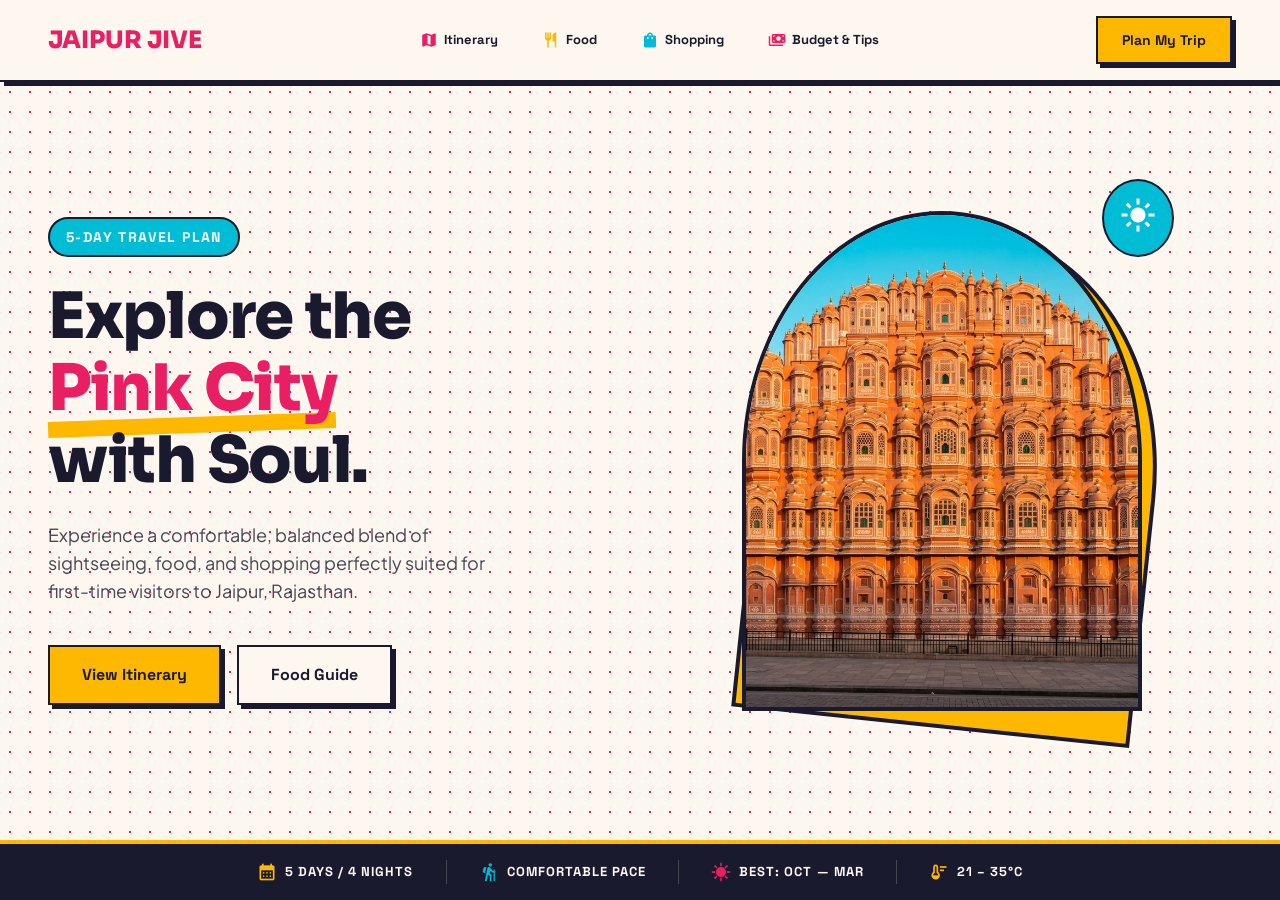
<file: index.html>
<!DOCTYPE html>
<html lang="en">
<head>
    <meta charset="utf-8"/>
    <meta content="width=device-width, initial-scale=1.0" name="viewport"/>
    <title>Jaipur Itinerary — Ultimate 5-Day Jaipur Travel Plan & Guide (Pink City)</title>
    <meta name="description" content="The ultimate 5-day Jaipur itinerary and travel guide. Explore Hawa Mahal, Amer Fort, City Palace, local bazaars, authentic Rajasthani food, and budget breakdown."/>
    <meta name="keywords" content="jaipur itinerary, jaipur itnary, 5 day jaipur itinerary, jaipur travel plan, jaipur trip planner, jaipur 5 days travel guide, pink city jaipur tour, places to visit in jaipur, jaipur sightseeing, jaipur tourism"/>
    <meta name="author" content="Jaipur Jive"/>
    <meta name="robots" content="index, follow, max-image-preview:large, max-snippet:-1, max-video-preview:-1"/>
    <meta name="google-site-verification" content="d27d572f1207c9f9"/>
    
    <!-- Open Graph / Facebook -->
    <meta property="og:type" content="website"/>
    <meta property="og:title" content="Jaipur Itinerary — Ultimate 5-Day Jaipur Travel Plan (Pink City)"/>
    <meta property="og:description" content="Explore Jaipur with a vibrant, curated 5-day itinerary. Discover royal forts, palaces, street food, bazaars & budget tips."/>
    <meta property="og:image" content="images/hawa-mahal.jpg"/>
    <meta property="og:site_name" content="Jaipur Jive"/>
    
    <!-- Twitter -->
    <meta name="twitter:card" content="summary_large_image"/>
    <meta name="twitter:title" content="Jaipur Itinerary — Ultimate 5-Day Jaipur Travel Plan"/>
    <meta name="twitter:description" content="Complete 5-day trip plan for Jaipur: Forts, Palaces, Shopping & Food Guide."/>
    <meta name="twitter:image" content="images/hawa-mahal.jpg"/>

    <!-- Schema.org JSON-LD Structured Data for Google Rich Snippets -->
    <script type="application/ld+json">
    {
      "@context": "https://schema.org",
      "@graph": [
        {
          "@type": "TouristTrip",
          "name": "5-Day Jaipur Itinerary & Travel Plan",
          "description": "Comprehensive 5-day itinerary covering royal palaces, hilltop forts, heritage bazaars, and traditional cuisine in Jaipur, Rajasthan.",
          "touristType": "Sightseeing, Cultural, Heritage, Food",
          "itinerary": {
            "@type": "ItemList",
            "itemListElement": [
              {
                "@type": "ListItem",
                "position": 1,
                "name": "Day 1: Pink City & Royal Jaipur - Hawa Mahal, City Palace, Jantar Mantar"
              },
              {
                "@type": "ListItem",
                "position": 2,
                "name": "Day 2: Amer Fort, Panna Meena Stepwell, Jaigarh Fort & Jal Mahal"
              },
              {
                "@type": "ListItem",
                "position": 3,
                "name": "Day 3: Nahargarh Fort Sunset, Gaitore & Albert Hall Museum"
              },
              {
                "@type": "ListItem",
                "position": 4,
                "name": "Day 4: Patrika Gate, Heritage Shopping & Rajasthani Food"
              },
              {
                "@type": "ListItem",
                "position": 5,
                "name": "Day 5: Flexible Finale - Abhaneri Stepwell / Pushkar / City Exploration"
              }
            ]
          }
        },
        {
          "@type": "TouristDestination",
          "name": "Jaipur (The Pink City)",
          "address": {
            "@type": "PostalAddress",
            "addressLocality": "Jaipur",
            "addressRegion": "Rajasthan",
            "addressCountry": "India"
          },
          "geo": {
            "@type": "GeoCoordinates",
            "latitude": "26.9124",
            "longitude": "75.7873"
          }
        }
      ]
    }
    </script>
    <link href="https://fonts.googleapis.com/css2?family=Plus+Jakarta+Sans:wght@400;500;600;700&family=Sora:wght@400;600;700;800&family=Space+Grotesk:wght@500;700&display=swap" rel="stylesheet"/>
    <link href="https://fonts.googleapis.com/css2?family=Material+Symbols+Outlined:wght,FILL@100..700,0..1&display=swap" rel="stylesheet"/>
    <link href="styles.css" rel="stylesheet"/>
    <style>
        /* HOME PAGE — Full viewport, no scroll */
        html, body { height: 100%; overflow: hidden; }

        .home-wrapper {
            height: 100vh;
            display: flex;
            flex-direction: column;
        }

        .navbar-home {
            position: relative;
            flex-shrink: 0;
        }

        .hero-home {
            flex: 1;
            display: flex;
            align-items: center;
            justify-content: center;
            padding: 0 var(--margin-mobile);
            position: relative;
            overflow: hidden;
        }
        @media (min-width: 768px) { .hero-home { padding: 0 var(--margin-desktop); } }

        .hero-grid {
            max-width: var(--container-max);
            margin: 0 auto;
            display: grid;
            grid-template-columns: 1fr;
            gap: var(--gutter);
            align-items: center;
            z-index: 10;
            position: relative;
            width: 100%;
        }
        @media (min-width: 768px) { .hero-grid { grid-template-columns: 1fr 1fr; } }

        .hero-content { display: flex; flex-direction: column; gap: 24px; }

        .hero-badge {
            display: inline-block;
            background: var(--turquoise); color: #fff;
            font-family: var(--font-label); font-size: 14px; font-weight: 700;
            padding: 6px 16px; border-radius: var(--rounded-full);
            border: 2px solid var(--indigo-night);
            text-transform: uppercase; letter-spacing: 0.1em; width: fit-content;
        }

        .hero-title .pink {
            color: var(--rani-pink); position: relative; display: inline-block;
        }
        .hero-title .pink::after {
            content: ''; position: absolute; bottom: -8px; left: 0;
            width: 100%; height: 16px; background: var(--marigold);
            z-index: -1; transform: rotate(-2deg);
        }

        .hero-buttons { display: flex; gap: 16px; padding-top: 16px; flex-wrap: wrap; }

        .hero-image-wrapper { display: none; position: relative; }
        @media (min-width: 768px) { .hero-image-wrapper { display: block; } }

        .hero-image-container {
            position: relative; width: 100%;
            aspect-ratio: 4/5; max-width: 400px; margin: 0 auto;
        }
        .hero-image-bg {
            position: absolute; inset: 0;
            background: var(--marigold); border: 4px solid var(--indigo-night);
            border-radius: 50% 50% 0 0;
            transform: rotate(6deg) translate(16px, 16px);
        }
        .hero-image-fg {
            position: absolute; inset: 0;
            background: var(--rani-pink); border: 4px solid var(--indigo-night);
            border-radius: 50% 50% 0 0; z-index: 10; overflow: hidden;
        }
        .hero-image-fg img {
            width: 100%; height: 100%; object-fit: cover;
            transition: transform 0.7s ease;
        }
        .hero-image-fg:hover img { transform: scale(1.1); }

        .hero-sun {
            position: absolute; top: -32px; right: -32px;
            background: var(--turquoise); border: 2px solid var(--indigo-night);
            border-radius: 50%; padding: 16px; z-index: 20;
            animation: spin 10s linear infinite;
        }
        .hero-sun .material-symbols-outlined { color: #fff; font-size: 36px; }

        /* Bottom bar with quick stats */
        .home-bottom-bar {
            flex-shrink: 0;
            background: var(--indigo-night);
            border-top: 4px solid var(--marigold);
            padding: 16px var(--margin-mobile);
            display: flex;
            justify-content: center;
            align-items: center;
            gap: 16px;
            flex-wrap: wrap;
        }
        @media (min-width: 768px) {
            .home-bottom-bar { padding: 16px var(--margin-desktop); gap: 32px; }
        }

        .bottom-stat {
            display: flex; align-items: center; gap: 8px;
            color: var(--sand-white); font-family: var(--font-label);
            font-size: 13px; font-weight: 700; text-transform: uppercase;
            letter-spacing: 0.08em;
        }
        .bottom-stat .material-symbols-outlined { font-size: 20px; }

        .bottom-divider {
            width: 1px; height: 24px; background: rgba(253,247,240,0.2);
            display: none;
        }
        @media (min-width: 768px) { .bottom-divider { display: block; } }

        /* Entrance animations */
        .hero-content > * {
            opacity: 0; transform: translateY(24px);
            animation: slideUp 0.6s ease-out forwards;
        }
        .hero-content > *:nth-child(1) { animation-delay: 0.1s; }
        .hero-content > *:nth-child(2) { animation-delay: 0.25s; }
        .hero-content > *:nth-child(3) { animation-delay: 0.4s; }
        .hero-content > *:nth-child(4) { animation-delay: 0.55s; }

        .hero-image-wrapper {
            opacity: 0; transform: translateX(40px);
            animation: slideLeft 0.8s ease-out 0.3s forwards;
        }

        @keyframes slideUp {
            to { opacity: 1; transform: translateY(0); }
        }
        @keyframes slideLeft {
            to { opacity: 1; transform: translateX(0); }
        }

        /* Nav links for quick page navigation */
        .home-nav-pages {
            display: none;
            align-items: center;
            gap: 8px;
        }
        @media (min-width: 768px) { .home-nav-pages { display: flex; } }

        .home-nav-pill {
            display: inline-flex; align-items: center; gap: 6px;
            background: transparent; color: var(--indigo-night);
            font-family: var(--font-label); font-size: 13px; font-weight: 700;
            padding: 8px 16px; border: 2px solid transparent;
            border-radius: var(--rounded-full);
            transition: all 0.2s ease; cursor: pointer;
        }
        .home-nav-pill:hover {
            border-color: var(--indigo-night);
            background: var(--surface-container);
        }
        .home-nav-pill .material-symbols-outlined { font-size: 18px; }
    </style>
</head>
<body>

<div class="home-wrapper">
    <!-- NAVBAR -->
    <nav class="navbar navbar-home">
        <a class="navbar-brand" href="index.html">JAIPUR JIVE</a>
        <div class="home-nav-pages">
            <a class="home-nav-pill" href="itinerary.html">
                <span class="material-symbols-outlined" style="color:var(--rani-pink);">map</span> Itinerary
            </a>
            <a class="home-nav-pill" href="food.html">
                <span class="material-symbols-outlined" style="color:var(--marigold);">restaurant</span> Food
            </a>
            <a class="home-nav-pill" href="shopping.html">
                <span class="material-symbols-outlined" style="color:var(--turquoise);">shopping_bag</span> Shopping
            </a>
            <a class="home-nav-pill" href="budget.html">
                <span class="material-symbols-outlined" style="color:var(--rani-pink);">payments</span> Budget & Tips
            </a>
        </div>
        <div style="display:flex;align-items:center;gap:16px;">
            <a class="btn-primary hard-shadow btn-click nav-cta" href="itinerary.html">Plan My Trip</a>
            <button class="mobile-menu-btn" onclick="document.getElementById('mobileNav').classList.add('active')">
                <span class="material-symbols-outlined" style="font-size:28px;">menu</span>
            </button>
        </div>
    </nav>

    <!-- Mobile Nav -->
    <div class="mobile-nav" id="mobileNav">
        <button class="mobile-nav-close" onclick="document.getElementById('mobileNav').classList.remove('active')">
            <span class="material-symbols-outlined" style="font-size:36px;">close</span>
        </button>
        <a class="mobile-nav-link" href="itinerary.html">Itinerary</a>
        <a class="mobile-nav-link" href="food.html">Food Guide</a>
        <a class="mobile-nav-link" href="shopping.html">Shopping</a>
        <a class="mobile-nav-link" href="budget.html">Budget & Tips</a>
    </div>

    <!-- HERO — fills remaining viewport -->
    <header class="hero-home hero-pattern">
        <div class="hero-grid">
            <div class="hero-content">
                <span class="hero-badge">5-Day Travel Plan</span>
                <h1 class="display-lg hero-title" style="color:var(--indigo-night);">
                    Explore the <br/>
                    <span class="pink">Pink City</span> <br/>
                    with Soul.
                </h1>
                <p class="body-lg" style="color:rgba(26,26,46,0.8);max-width:480px;">
                    Experience a comfortable, balanced blend of sightseeing, food, and shopping perfectly suited for first-time visitors to Jaipur, Rajasthan.
                </p>
                <div class="hero-buttons">
                    <a class="btn-primary hard-shadow btn-click btn-lg" href="itinerary.html">
                        View Itinerary
                    </a>
                    <a class="btn-secondary hard-shadow btn-click btn-lg" href="food.html">
                        Food Guide
                    </a>
                </div>
            </div>
            <div class="hero-image-wrapper">
                <div class="hero-image-container">
                    <div class="hero-image-bg"></div>
                    <div class="hero-image-fg">
                        <img src="images/hawa-mahal.jpg" alt="Hawa Mahal, Jaipur — the iconic Palace of Winds"/>
                    </div>
                    <div class="hero-sun">
                        <span class="material-symbols-outlined">light_mode</span>
                    </div>
                </div>
            </div>
        </div>
    </header>

    <!-- Bottom stat bar -->
    <div class="home-bottom-bar">
        <div class="bottom-stat">
            <span class="material-symbols-outlined" style="color:var(--marigold);">calendar_month</span>
            5 Days / 4 Nights
        </div>
        <div class="bottom-divider"></div>
        <div class="bottom-stat">
            <span class="material-symbols-outlined" style="color:var(--turquoise);">hiking</span>
            Comfortable Pace
        </div>
        <div class="bottom-divider"></div>
        <div class="bottom-stat">
            <span class="material-symbols-outlined" style="color:var(--rani-pink);">sunny</span>
            Best: Oct — Mar
        </div>
        <div class="bottom-divider"></div>
        <div class="bottom-stat">
            <span class="material-symbols-outlined" style="color:var(--marigold);">thermostat</span>
            21 – 35°C
        </div>
    </div>
</div>

</body>
</html>
</file>
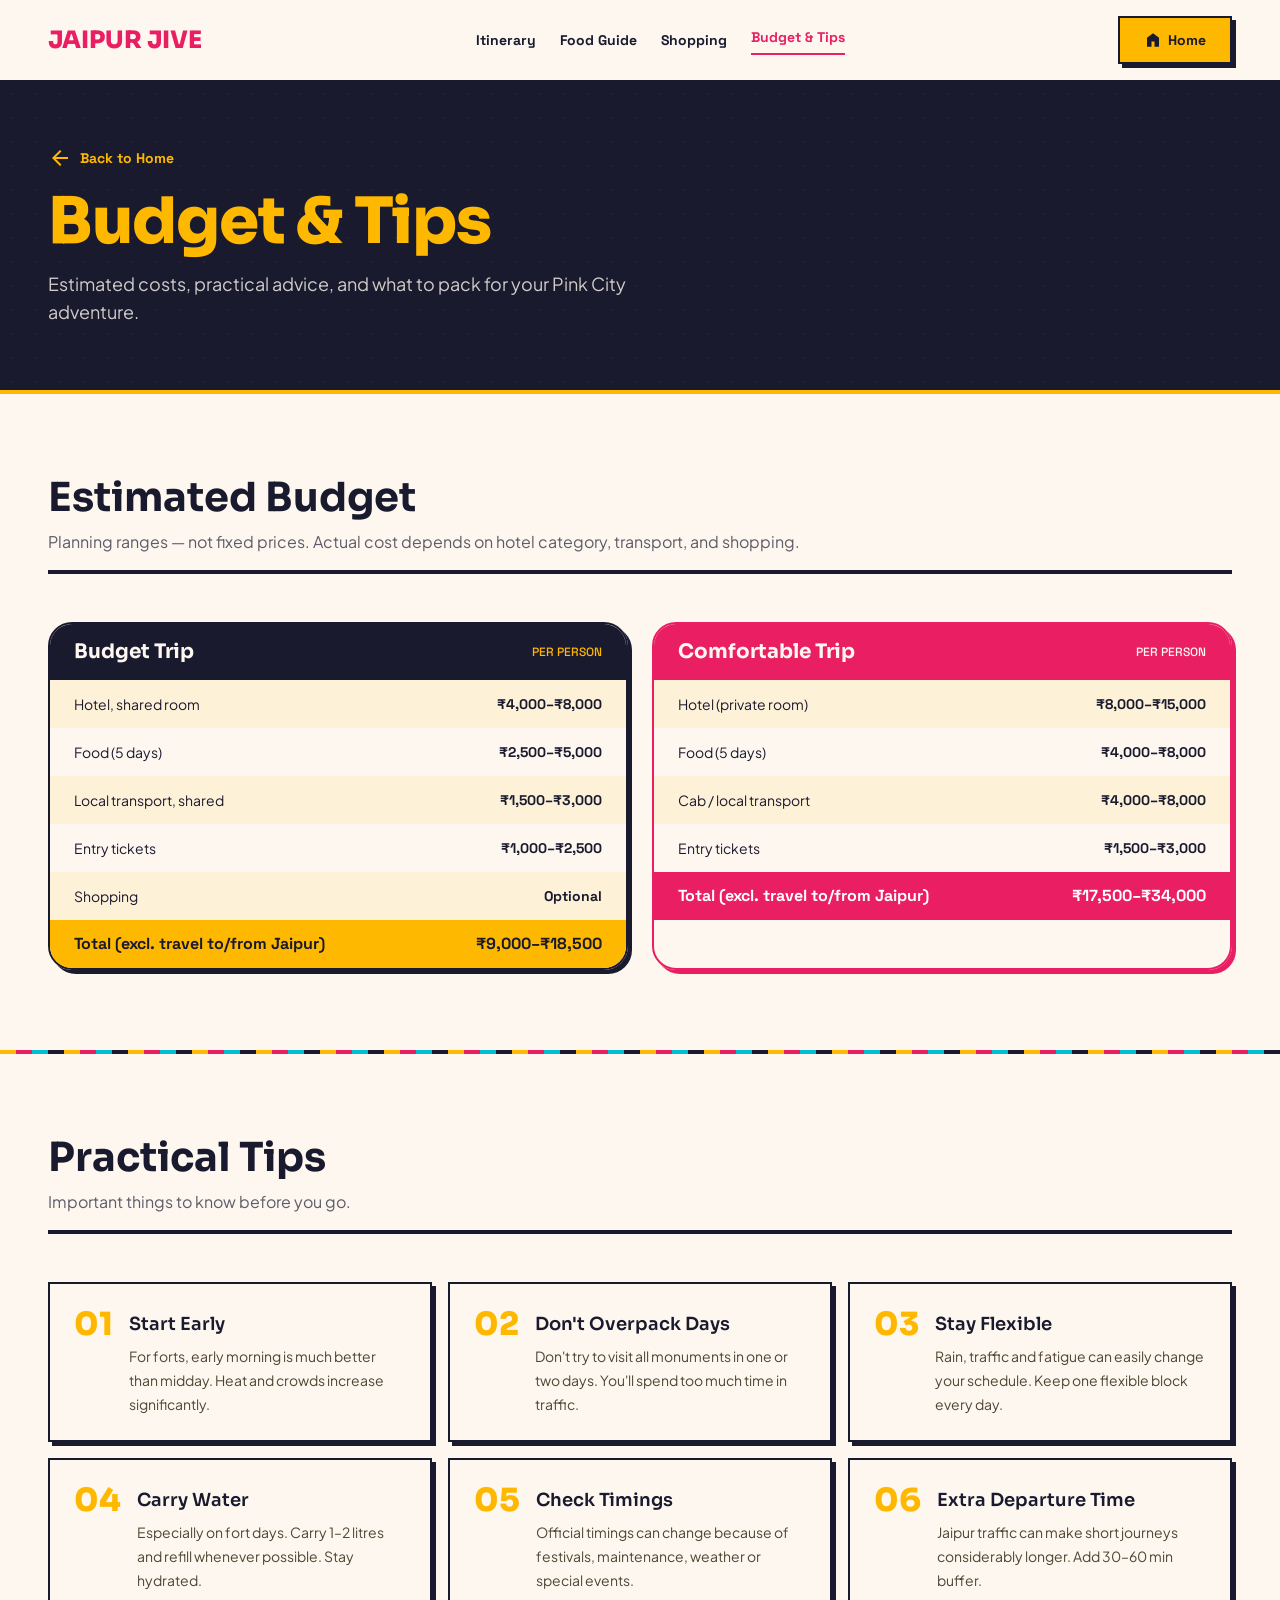
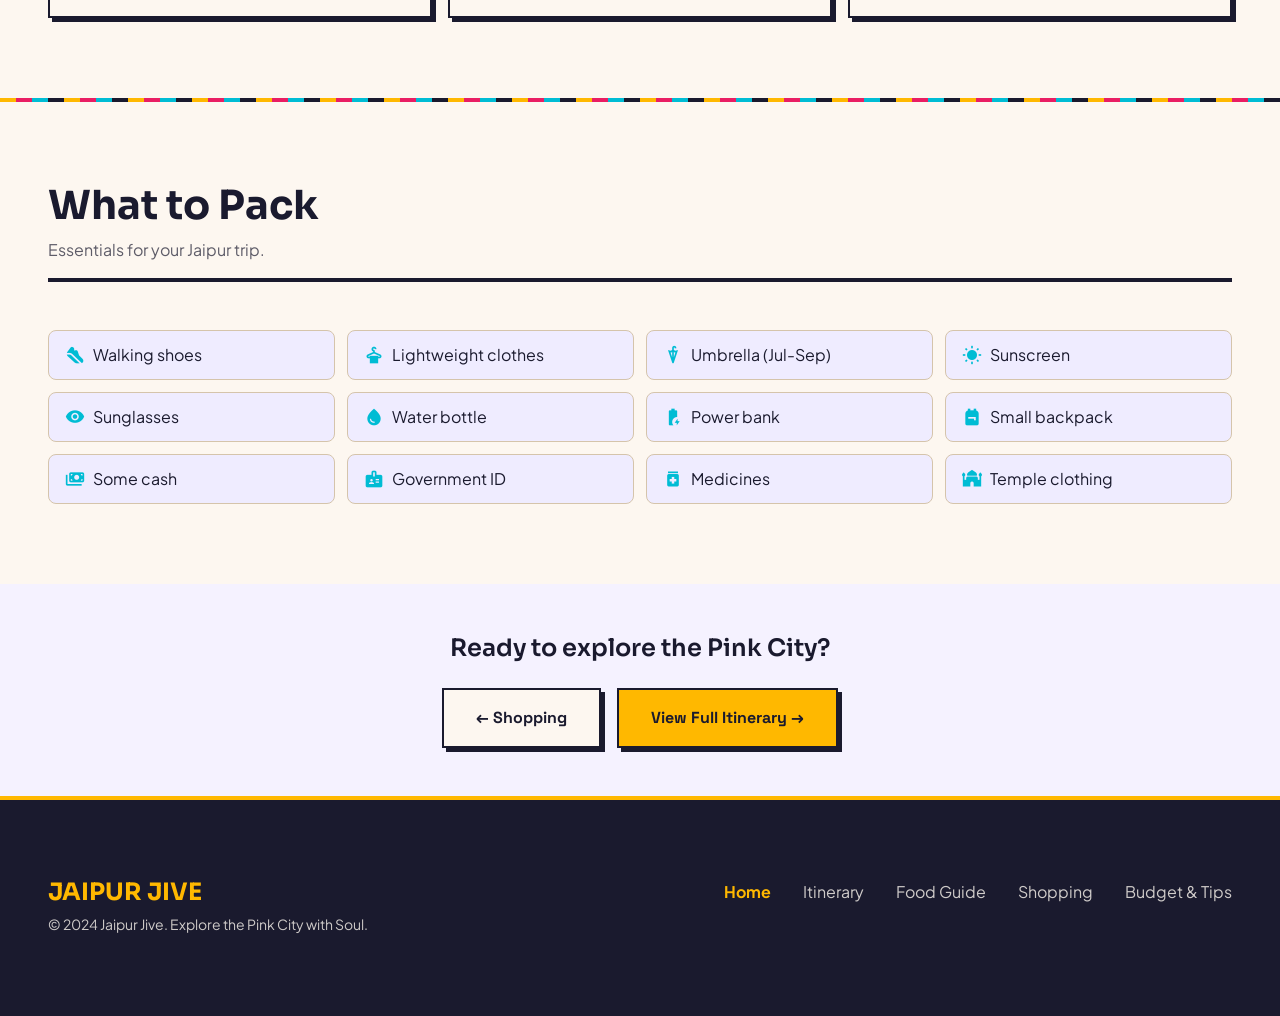
<file: budget.html>
<!DOCTYPE html>
<html lang="en">
<head>
    <meta charset="utf-8"/>
    <meta content="width=device-width, initial-scale=1.0" name="viewport"/>
    <title>Budget & Tips — Jaipur Jive</title>
    <meta name="description" content="Estimated budget for your Jaipur trip, practical travel tips, and packing list for the Pink City."/>
    <link href="https://fonts.googleapis.com/css2?family=Plus+Jakarta+Sans:wght@400;500;600;700&family=Sora:wght@400;600;700;800&family=Space+Grotesk:wght@500;700&display=swap" rel="stylesheet"/>
    <link href="https://fonts.googleapis.com/css2?family=Material+Symbols+Outlined:wght,FILL@100..700,0..1&display=swap" rel="stylesheet"/>
    <link href="styles.css" rel="stylesheet"/>
    <style>
        /* Budget */
        .budget-grid { display: grid; grid-template-columns: 1fr; gap: var(--gutter); }
        @media (min-width: 768px) { .budget-grid { grid-template-columns: 1fr 1fr; } }

        .budget-card {
            border: 2px solid var(--indigo-night); border-radius: var(--rounded-xl); overflow: hidden;
        }
        .budget-header {
            background: var(--indigo-night); color: var(--sand-white);
            padding: 16px 24px; font-family: var(--font-headline); font-size: 20px; font-weight: 700;
            display: flex; justify-content: space-between; align-items: center;
        }
        .budget-table { width: 100%; border-collapse: collapse; }
        .budget-table tr:nth-child(odd) { background: rgba(255,184,0,0.1); }
        .budget-table tr:nth-child(even) { background: var(--sand-white); }
        .budget-table td { padding: 12px 24px; font-size: 14px; }
        .budget-table td:last-child { text-align: right; font-family: var(--font-label); font-weight: 700; }
        .budget-table tr.total { background: var(--marigold) !important; font-weight: 700; }
        .budget-table tr.total td { font-family: var(--font-label); font-weight: 700; font-size: 16px; }

        /* Tips */
        .tips-grid { display: grid; grid-template-columns: 1fr; gap: 16px; }
        @media (min-width: 768px) { .tips-grid { grid-template-columns: repeat(2, 1fr); } }
        @media (min-width: 1024px) { .tips-grid { grid-template-columns: repeat(3, 1fr); } }

        .tip-card {
            background: var(--sand-white); border: 2px solid var(--indigo-night);
            padding: 24px; display: flex; gap: 16px; align-items: flex-start;
            transition: all 0.2s ease;
        }
        .tip-card:hover { transform: translateY(-4px); }
        .tip-number {
            font-family: var(--font-headline); font-size: 32px; font-weight: 800;
            color: var(--marigold); flex-shrink: 0; line-height: 1;
        }

        /* Packing */
        .packing-list { display: grid; grid-template-columns: repeat(2, 1fr); gap: 12px; }
        @media (min-width: 768px) { .packing-list { grid-template-columns: repeat(3, 1fr); } }
        @media (min-width: 1024px) { .packing-list { grid-template-columns: repeat(4, 1fr); } }

        .packing-item {
            display: flex; align-items: center; gap: 8px;
            padding: 12px 16px; background: var(--surface-container);
            border: 1px solid var(--outline-variant); border-radius: var(--rounded);
            transition: all 0.2s;
        }
        .packing-item:hover { background: var(--marigold); border-color: var(--indigo-night); }
        .packing-item .material-symbols-outlined { color: var(--turquoise); font-size: 20px; }
        .packing-item:hover .material-symbols-outlined { color: var(--indigo-night); }

        .inner-nav-links { display: none; gap: 24px; align-items: center; }
        @media (min-width: 768px) { .inner-nav-links { display: flex; } }
    </style>
</head>
<body class="page-fade-in">

<!-- NAVBAR -->
<nav class="navbar">
    <a class="navbar-brand" href="index.html">JAIPUR JIVE</a>
    <div class="inner-nav-links">
        <a class="nav-link" href="itinerary.html">Itinerary</a>
        <a class="nav-link" href="food.html">Food Guide</a>
        <a class="nav-link" href="shopping.html">Shopping</a>
        <a class="nav-link active" href="budget.html">Budget & Tips</a>
    </div>
    <div style="display:flex;align-items:center;gap:16px;">
        <a class="btn-primary hard-shadow btn-click nav-cta" href="index.html">
            <span class="material-symbols-outlined" style="font-size:18px;margin-right:6px;">home</span> Home
        </a>
        <button class="mobile-menu-btn" onclick="document.getElementById('mobileNav').classList.add('active')">
            <span class="material-symbols-outlined" style="font-size:28px;">menu</span>
        </button>
    </div>
</nav>
<div class="mobile-nav" id="mobileNav">
    <button class="mobile-nav-close" onclick="document.getElementById('mobileNav').classList.remove('active')">
        <span class="material-symbols-outlined" style="font-size:36px;">close</span>
    </button>
    <a class="mobile-nav-link" href="index.html">Home</a>
    <a class="mobile-nav-link" href="itinerary.html">Itinerary</a>
    <a class="mobile-nav-link" href="food.html">Food Guide</a>
    <a class="mobile-nav-link" href="shopping.html">Shopping</a>
    <a class="mobile-nav-link" href="budget.html">Budget & Tips</a>
</div>

<!-- PAGE HEADER -->
<div class="page-header">
    <div class="bg-pattern"></div>
    <div class="page-header-content">
        <a class="page-back" href="index.html">
            <span class="material-symbols-outlined">arrow_back</span> Back to Home
        </a>
        <h1 class="display-lg" style="color:var(--marigold);">Budget & Tips</h1>
        <p class="body-lg" style="color:rgba(253,247,240,0.8);margin-top:12px;max-width:600px;">
            Estimated costs, practical advice, and what to pack for your Pink City adventure.
        </p>
    </div>
</div>

<!-- BUDGET SECTION -->
<section class="section">
    <div class="container">
        <div class="section-header">
            <div>
                <h2 class="headline-lg">Estimated Budget</h2>
                <p class="body-md" style="color:rgba(26,26,46,0.7);margin-top:8px;">Planning ranges — not fixed prices. Actual cost depends on hotel category, transport, and shopping.</p>
            </div>
        </div>

        <div class="budget-grid">
            <div class="budget-card hard-shadow">
                <div class="budget-header">
                    <span>Budget Trip</span>
                    <span class="label-sm" style="color:var(--marigold);">PER PERSON</span>
                </div>
                <table class="budget-table">
                    <tr><td>Hotel, shared room</td><td>₹4,000–₹8,000</td></tr>
                    <tr><td>Food (5 days)</td><td>₹2,500–₹5,000</td></tr>
                    <tr><td>Local transport, shared</td><td>₹1,500–₹3,000</td></tr>
                    <tr><td>Entry tickets</td><td>₹1,000–₹2,500</td></tr>
                    <tr><td>Shopping</td><td>Optional</td></tr>
                    <tr class="total"><td>Total (excl. travel to/from Jaipur)</td><td>₹9,000–₹18,500</td></tr>
                </table>
            </div>

            <div class="budget-card hard-shadow-pink" style="border-color:var(--rani-pink);">
                <div class="budget-header" style="background:var(--rani-pink);">
                    <span>Comfortable Trip</span>
                    <span class="label-sm" style="color:var(--sand-white);">PER PERSON</span>
                </div>
                <table class="budget-table">
                    <tr><td>Hotel (private room)</td><td>₹8,000–₹15,000</td></tr>
                    <tr><td>Food (5 days)</td><td>₹4,000–₹8,000</td></tr>
                    <tr><td>Cab / local transport</td><td>₹4,000–₹8,000</td></tr>
                    <tr><td>Entry tickets</td><td>₹1,500–₹3,000</td></tr>
                    <tr class="total" style="background:var(--rani-pink)!important;color:#fff;"><td>Total (excl. travel to/from Jaipur)</td><td>₹17,500–₹34,000</td></tr>
                </table>
            </div>
        </div>
    </div>
</section>

<div class="section-divider"></div>

<!-- PRACTICAL TIPS -->
<section class="section">
    <div class="container">
        <div class="section-header">
            <div>
                <h2 class="headline-lg">Practical Tips</h2>
                <p class="body-md" style="color:rgba(26,26,46,0.7);margin-top:8px;">Important things to know before you go.</p>
            </div>
        </div>

        <div class="tips-grid">
            <div class="tip-card hard-shadow">
                <div class="tip-number">01</div>
                <div>
                    <h3 class="headline-md" style="font-size:18px;margin-bottom:4px;">Start Early</h3>
                    <p class="body-md" style="color:var(--on-surface-variant);font-size:14px;">For forts, early morning is much better than midday. Heat and crowds increase significantly.</p>
                </div>
            </div>
            <div class="tip-card hard-shadow">
                <div class="tip-number">02</div>
                <div>
                    <h3 class="headline-md" style="font-size:18px;margin-bottom:4px;">Don't Overpack Days</h3>
                    <p class="body-md" style="color:var(--on-surface-variant);font-size:14px;">Don't try to visit all monuments in one or two days. You'll spend too much time in traffic.</p>
                </div>
            </div>
            <div class="tip-card hard-shadow">
                <div class="tip-number">03</div>
                <div>
                    <h3 class="headline-md" style="font-size:18px;margin-bottom:4px;">Stay Flexible</h3>
                    <p class="body-md" style="color:var(--on-surface-variant);font-size:14px;">Rain, traffic and fatigue can easily change your schedule. Keep one flexible block every day.</p>
                </div>
            </div>
            <div class="tip-card hard-shadow">
                <div class="tip-number">04</div>
                <div>
                    <h3 class="headline-md" style="font-size:18px;margin-bottom:4px;">Carry Water</h3>
                    <p class="body-md" style="color:var(--on-surface-variant);font-size:14px;">Especially on fort days. Carry 1–2 litres and refill whenever possible. Stay hydrated.</p>
                </div>
            </div>
            <div class="tip-card hard-shadow">
                <div class="tip-number">05</div>
                <div>
                    <h3 class="headline-md" style="font-size:18px;margin-bottom:4px;">Check Timings</h3>
                    <p class="body-md" style="color:var(--on-surface-variant);font-size:14px;">Official timings can change because of festivals, maintenance, weather or special events.</p>
                </div>
            </div>
            <div class="tip-card hard-shadow">
                <div class="tip-number">06</div>
                <div>
                    <h3 class="headline-md" style="font-size:18px;margin-bottom:4px;">Extra Departure Time</h3>
                    <p class="body-md" style="color:var(--on-surface-variant);font-size:14px;">Jaipur traffic can make short journeys considerably longer. Add 30–60 min buffer.</p>
                </div>
            </div>
        </div>
    </div>
</section>

<div class="section-divider"></div>

<!-- PACKING LIST -->
<section class="section">
    <div class="container">
        <div class="section-header">
            <div>
                <h2 class="headline-lg">What to Pack</h2>
                <p class="body-md" style="color:rgba(26,26,46,0.7);margin-top:8px;">Essentials for your Jaipur trip.</p>
            </div>
        </div>

        <div class="packing-list">
            <div class="packing-item"><span class="material-symbols-outlined">steps</span><span>Walking shoes</span></div>
            <div class="packing-item"><span class="material-symbols-outlined">dry_cleaning</span><span>Lightweight clothes</span></div>
            <div class="packing-item"><span class="material-symbols-outlined">umbrella</span><span>Umbrella (Jul-Sep)</span></div>
            <div class="packing-item"><span class="material-symbols-outlined">wb_sunny</span><span>Sunscreen</span></div>
            <div class="packing-item"><span class="material-symbols-outlined">visibility</span><span>Sunglasses</span></div>
            <div class="packing-item"><span class="material-symbols-outlined">water_drop</span><span>Water bottle</span></div>
            <div class="packing-item"><span class="material-symbols-outlined">battery_charging_full</span><span>Power bank</span></div>
            <div class="packing-item"><span class="material-symbols-outlined">backpack</span><span>Small backpack</span></div>
            <div class="packing-item"><span class="material-symbols-outlined">payments</span><span>Some cash</span></div>
            <div class="packing-item"><span class="material-symbols-outlined">badge</span><span>Government ID</span></div>
            <div class="packing-item"><span class="material-symbols-outlined">medication</span><span>Medicines</span></div>
            <div class="packing-item"><span class="material-symbols-outlined">mosque</span><span>Temple clothing</span></div>
        </div>
    </div>
</section>

<!-- BACK TO START CTA -->
<section style="padding:48px 0;background:var(--surface-container-low);text-align:center;">
    <div class="container" style="display:flex;flex-direction:column;align-items:center;gap:16px;">
        <p class="headline-md" style="margin-bottom:8px;">Ready to explore the Pink City?</p>
        <div style="display:flex;gap:16px;flex-wrap:wrap;justify-content:center;">
            <a class="btn-secondary hard-shadow btn-click btn-lg" href="shopping.html">← Shopping</a>
            <a class="btn-primary hard-shadow btn-click btn-lg" href="itinerary.html">View Full Itinerary →</a>
        </div>
    </div>
</section>

<!-- FOOTER -->
<footer class="footer">
    <div><div class="footer-brand">JAIPUR JIVE</div><p class="footer-copy">© 2024 Jaipur Jive. Explore the Pink City with Soul.</p></div>
    <div class="footer-links">
        <a class="footer-link highlight" href="index.html">Home</a>
        <a class="footer-link" href="itinerary.html">Itinerary</a>
        <a class="footer-link" href="food.html">Food Guide</a>
        <a class="footer-link" href="shopping.html">Shopping</a>
        <a class="footer-link" href="budget.html">Budget & Tips</a>
    </div>
</footer>

</body>
</html>
</file>
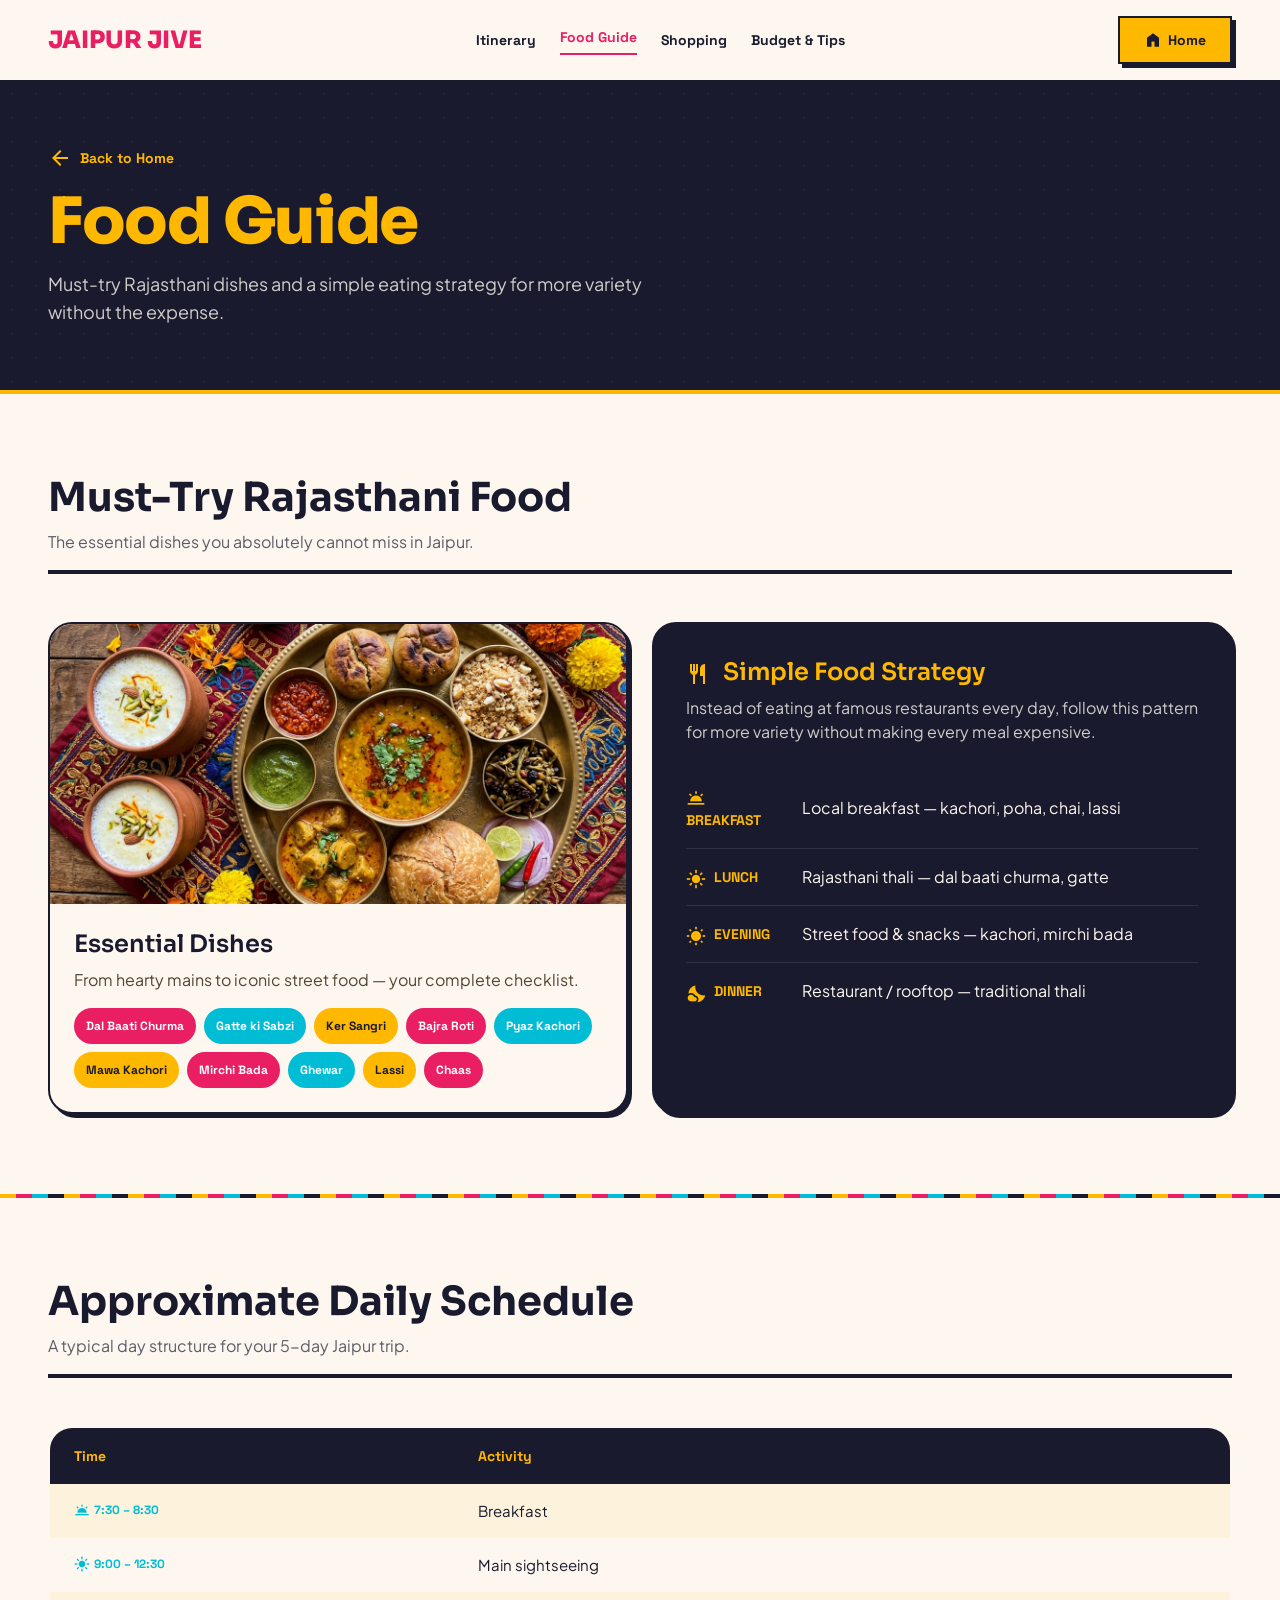
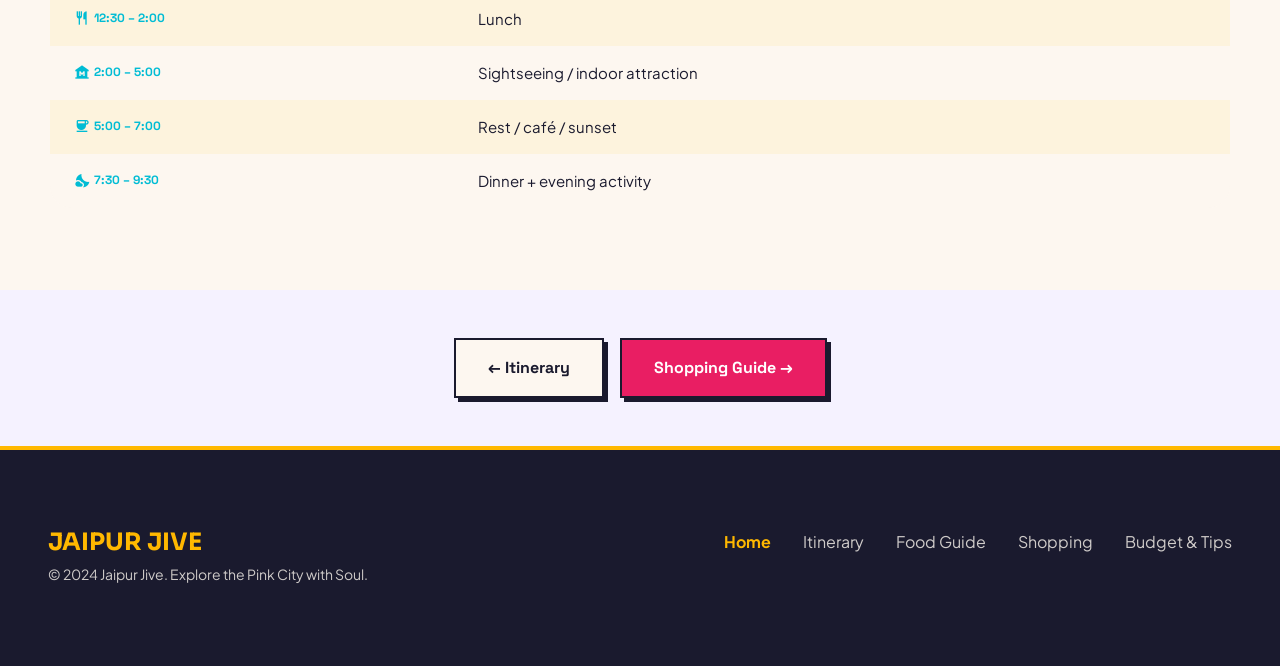
<file: food.html>
<!DOCTYPE html>
<html lang="en">
<head>
    <meta charset="utf-8"/>
    <meta content="width=device-width, initial-scale=1.0" name="viewport"/>
    <title>Food Guide — Jaipur Jive</title>
    <meta name="description" content="Must-try Rajasthani dishes and eating strategy for your Jaipur trip. Dal Baati Churma, Gatte ki Sabzi, Pyaz Kachori and more."/>
    <link href="https://fonts.googleapis.com/css2?family=Plus+Jakarta+Sans:wght@400;500;600;700&family=Sora:wght@400;600;700;800&family=Space+Grotesk:wght@500;700&display=swap" rel="stylesheet"/>
    <link href="https://fonts.googleapis.com/css2?family=Material+Symbols+Outlined:wght,FILL@100..700,0..1&display=swap" rel="stylesheet"/>
    <link href="styles.css" rel="stylesheet"/>
    <style>
        .food-grid { display: grid; grid-template-columns: 1fr; gap: var(--gutter); }
        @media (min-width: 768px) { .food-grid { grid-template-columns: 1fr 1fr; } }

        .food-card {
            background: var(--sand-white); border: 2px solid var(--indigo-night);
            border-radius: var(--rounded-xl); overflow: hidden;
        }
        .food-card-img { height: 280px; overflow: hidden; }
        .food-card-img img { width: 100%; height: 100%; object-fit: cover; transition: transform 0.5s ease; }
        .food-card:hover .food-card-img img { transform: scale(1.05); }
        .food-card-body { padding: 24px; }

        .food-items { display: flex; flex-wrap: wrap; gap: 8px; margin-top: 16px; }
        .food-chip {
            background: var(--rani-pink); color: #fff;
            font-family: var(--font-label); font-size: 12px; font-weight: 700;
            padding: 6px 12px; border-radius: var(--rounded-full);
        }
        .food-chip.turquoise { background: var(--turquoise); }
        .food-chip.yellow { background: var(--marigold); color: var(--indigo-night); }

        .food-strategy {
            background: var(--indigo-night); color: var(--sand-white);
            border: 2px solid var(--indigo-night); border-radius: var(--rounded-xl); padding: 32px;
        }
        .strategy-row {
            display: flex; align-items: center; gap: 16px; padding: 16px 0;
            border-bottom: 1px solid rgba(253,247,240,0.1);
        }
        .strategy-row:last-child { border-bottom: none; }
        .strategy-meal {
            font-family: var(--font-label); font-size: 14px; font-weight: 700;
            color: var(--marigold); width: 100px; text-transform: uppercase;
        }

        /* Schedule table */
        .schedule-table {
            width: 100%; border-collapse: collapse;
            border: 2px solid var(--indigo-night); border-radius: var(--rounded-xl);
            overflow: hidden;
        }
        .schedule-table thead { background: var(--indigo-night); color: var(--marigold); }
        .schedule-table th {
            padding: 16px 24px; text-align: left;
            font-family: var(--font-label); font-size: 14px; font-weight: 700;
        }
        .schedule-table td { padding: 14px 24px; font-size: 15px; }
        .schedule-table tbody tr:nth-child(odd) { background: rgba(255,184,0,0.08); }
        .schedule-table tbody tr:nth-child(even) { background: var(--sand-white); }
        .schedule-table tbody tr { transition: background 0.2s; }
        .schedule-table tbody tr:hover { background: rgba(255,184,0,0.15); }

        .time-badge {
            display: inline-flex; align-items: center; gap: 4px;
            font-family: var(--font-label); font-size: 12px; font-weight: 700;
            color: var(--turquoise); text-transform: uppercase;
        }

        .inner-nav-links { display: none; gap: 24px; align-items: center; }
        @media (min-width: 768px) { .inner-nav-links { display: flex; } }
    </style>
</head>
<body class="page-fade-in">

<!-- NAVBAR -->
<nav class="navbar">
    <a class="navbar-brand" href="index.html">JAIPUR JIVE</a>
    <div class="inner-nav-links">
        <a class="nav-link" href="itinerary.html">Itinerary</a>
        <a class="nav-link active" href="food.html">Food Guide</a>
        <a class="nav-link" href="shopping.html">Shopping</a>
        <a class="nav-link" href="budget.html">Budget & Tips</a>
    </div>
    <div style="display:flex;align-items:center;gap:16px;">
        <a class="btn-primary hard-shadow btn-click nav-cta" href="index.html">
            <span class="material-symbols-outlined" style="font-size:18px;margin-right:6px;">home</span> Home
        </a>
        <button class="mobile-menu-btn" onclick="document.getElementById('mobileNav').classList.add('active')">
            <span class="material-symbols-outlined" style="font-size:28px;">menu</span>
        </button>
    </div>
</nav>
<div class="mobile-nav" id="mobileNav">
    <button class="mobile-nav-close" onclick="document.getElementById('mobileNav').classList.remove('active')">
        <span class="material-symbols-outlined" style="font-size:36px;">close</span>
    </button>
    <a class="mobile-nav-link" href="index.html">Home</a>
    <a class="mobile-nav-link" href="itinerary.html">Itinerary</a>
    <a class="mobile-nav-link" href="food.html">Food Guide</a>
    <a class="mobile-nav-link" href="shopping.html">Shopping</a>
    <a class="mobile-nav-link" href="budget.html">Budget & Tips</a>
</div>

<!-- PAGE HEADER -->
<div class="page-header">
    <div class="bg-pattern"></div>
    <div class="page-header-content">
        <a class="page-back" href="index.html">
            <span class="material-symbols-outlined">arrow_back</span> Back to Home
        </a>
        <h1 class="display-lg" style="color:var(--marigold);">Food Guide</h1>
        <p class="body-lg" style="color:rgba(253,247,240,0.8);margin-top:12px;max-width:600px;">
            Must-try Rajasthani dishes and a simple eating strategy for more variety without the expense.
        </p>
    </div>
</div>

<!-- MUST TRY + STRATEGY -->
<section class="section">
    <div class="container">
        <div class="section-header">
            <div>
                <h2 class="headline-lg">Must-Try Rajasthani Food</h2>
                <p class="body-md" style="color:rgba(26,26,46,0.7);margin-top:8px;">The essential dishes you absolutely cannot miss in Jaipur.</p>
            </div>
        </div>

        <div class="food-grid">
            <div class="food-card hard-shadow">
                <div class="food-card-img">
                    <img src="images/rajasthani-food.jpg" alt="Traditional Rajasthani thali with dal baati churma"/>
                </div>
                <div class="food-card-body">
                    <h3 class="headline-md" style="margin-bottom:8px;">Essential Dishes</h3>
                    <p class="body-md" style="color:var(--on-surface-variant);">From hearty mains to iconic street food — your complete checklist.</p>
                    <div class="food-items">
                        <span class="food-chip">Dal Baati Churma</span>
                        <span class="food-chip turquoise">Gatte ki Sabzi</span>
                        <span class="food-chip yellow">Ker Sangri</span>
                        <span class="food-chip">Bajra Roti</span>
                        <span class="food-chip turquoise">Pyaz Kachori</span>
                        <span class="food-chip yellow">Mawa Kachori</span>
                        <span class="food-chip">Mirchi Bada</span>
                        <span class="food-chip turquoise">Ghewar</span>
                        <span class="food-chip yellow">Lassi</span>
                        <span class="food-chip">Chaas</span>
                    </div>
                </div>
            </div>

            <div class="food-strategy hard-shadow">
                <h3 class="headline-md" style="color:var(--marigold);margin-bottom:8px;">
                    <span class="material-symbols-outlined" style="vertical-align:middle;margin-right:8px;">restaurant</span>
                    Simple Food Strategy
                </h3>
                <p class="body-md" style="color:rgba(253,247,240,0.8);margin-bottom:24px;">Instead of eating at famous restaurants every day, follow this pattern for more variety without making every meal expensive.</p>

                <div class="strategy-row">
                    <span class="strategy-meal">
                        <span class="material-symbols-outlined" style="font-size:20px;vertical-align:middle;margin-right:4px;">wb_twilight</span>
                        Breakfast
                    </span>
                    <span style="color:var(--sand-white);">Local breakfast — kachori, poha, chai, lassi</span>
                </div>
                <div class="strategy-row">
                    <span class="strategy-meal">
                        <span class="material-symbols-outlined" style="font-size:20px;vertical-align:middle;margin-right:4px;">light_mode</span>
                        Lunch
                    </span>
                    <span style="color:var(--sand-white);">Rajasthani thali — dal baati churma, gatte</span>
                </div>
                <div class="strategy-row">
                    <span class="strategy-meal">
                        <span class="material-symbols-outlined" style="font-size:20px;vertical-align:middle;margin-right:4px;">wb_sunny</span>
                        Evening
                    </span>
                    <span style="color:var(--sand-white);">Street food & snacks — kachori, mirchi bada</span>
                </div>
                <div class="strategy-row">
                    <span class="strategy-meal">
                        <span class="material-symbols-outlined" style="font-size:20px;vertical-align:middle;margin-right:4px;">nights_stay</span>
                        Dinner
                    </span>
                    <span style="color:var(--sand-white);">Restaurant / rooftop — traditional thali</span>
                </div>
            </div>
        </div>
    </div>
</section>

<div class="section-divider"></div>

<!-- DAILY SCHEDULE -->
<section class="section">
    <div class="container">
        <div class="section-header">
            <div>
                <h2 class="headline-lg">Approximate Daily Schedule</h2>
                <p class="body-md" style="color:rgba(26,26,46,0.7);margin-top:8px;">A typical day structure for your 5-day Jaipur trip.</p>
            </div>
        </div>

        <table class="schedule-table">
            <thead>
                <tr>
                    <th>Time</th>
                    <th>Activity</th>
                </tr>
            </thead>
            <tbody>
                <tr>
                    <td><span class="time-badge"><span class="material-symbols-outlined" style="font-size:16px;">wb_twilight</span> 7:30 – 8:30</span></td>
                    <td>Breakfast</td>
                </tr>
                <tr>
                    <td><span class="time-badge"><span class="material-symbols-outlined" style="font-size:16px;">light_mode</span> 9:00 – 12:30</span></td>
                    <td>Main sightseeing</td>
                </tr>
                <tr>
                    <td><span class="time-badge"><span class="material-symbols-outlined" style="font-size:16px;">restaurant</span> 12:30 – 2:00</span></td>
                    <td>Lunch</td>
                </tr>
                <tr>
                    <td><span class="time-badge"><span class="material-symbols-outlined" style="font-size:16px;">museum</span> 2:00 – 5:00</span></td>
                    <td>Sightseeing / indoor attraction</td>
                </tr>
                <tr>
                    <td><span class="time-badge"><span class="material-symbols-outlined" style="font-size:16px;">coffee</span> 5:00 – 7:00</span></td>
                    <td>Rest / café / sunset</td>
                </tr>
                <tr>
                    <td><span class="time-badge"><span class="material-symbols-outlined" style="font-size:16px;">nights_stay</span> 7:30 – 9:30</span></td>
                    <td>Dinner + evening activity</td>
                </tr>
            </tbody>
        </table>
    </div>
</section>

<!-- NEXT PAGE CTA -->
<section style="padding:48px 0;background:var(--surface-container-low);text-align:center;">
    <div class="container" style="display:flex;justify-content:center;gap:16px;flex-wrap:wrap;">
        <a class="btn-secondary hard-shadow btn-click btn-lg" href="itinerary.html">← Itinerary</a>
        <a class="btn-pink hard-shadow btn-click btn-lg" href="shopping.html">Shopping Guide →</a>
    </div>
</section>

<!-- FOOTER -->
<footer class="footer">
    <div><div class="footer-brand">JAIPUR JIVE</div><p class="footer-copy">© 2024 Jaipur Jive. Explore the Pink City with Soul.</p></div>
    <div class="footer-links">
        <a class="footer-link highlight" href="index.html">Home</a>
        <a class="footer-link" href="itinerary.html">Itinerary</a>
        <a class="footer-link" href="food.html">Food Guide</a>
        <a class="footer-link" href="shopping.html">Shopping</a>
        <a class="footer-link" href="budget.html">Budget & Tips</a>
    </div>
</footer>

</body>
</html>
</file>
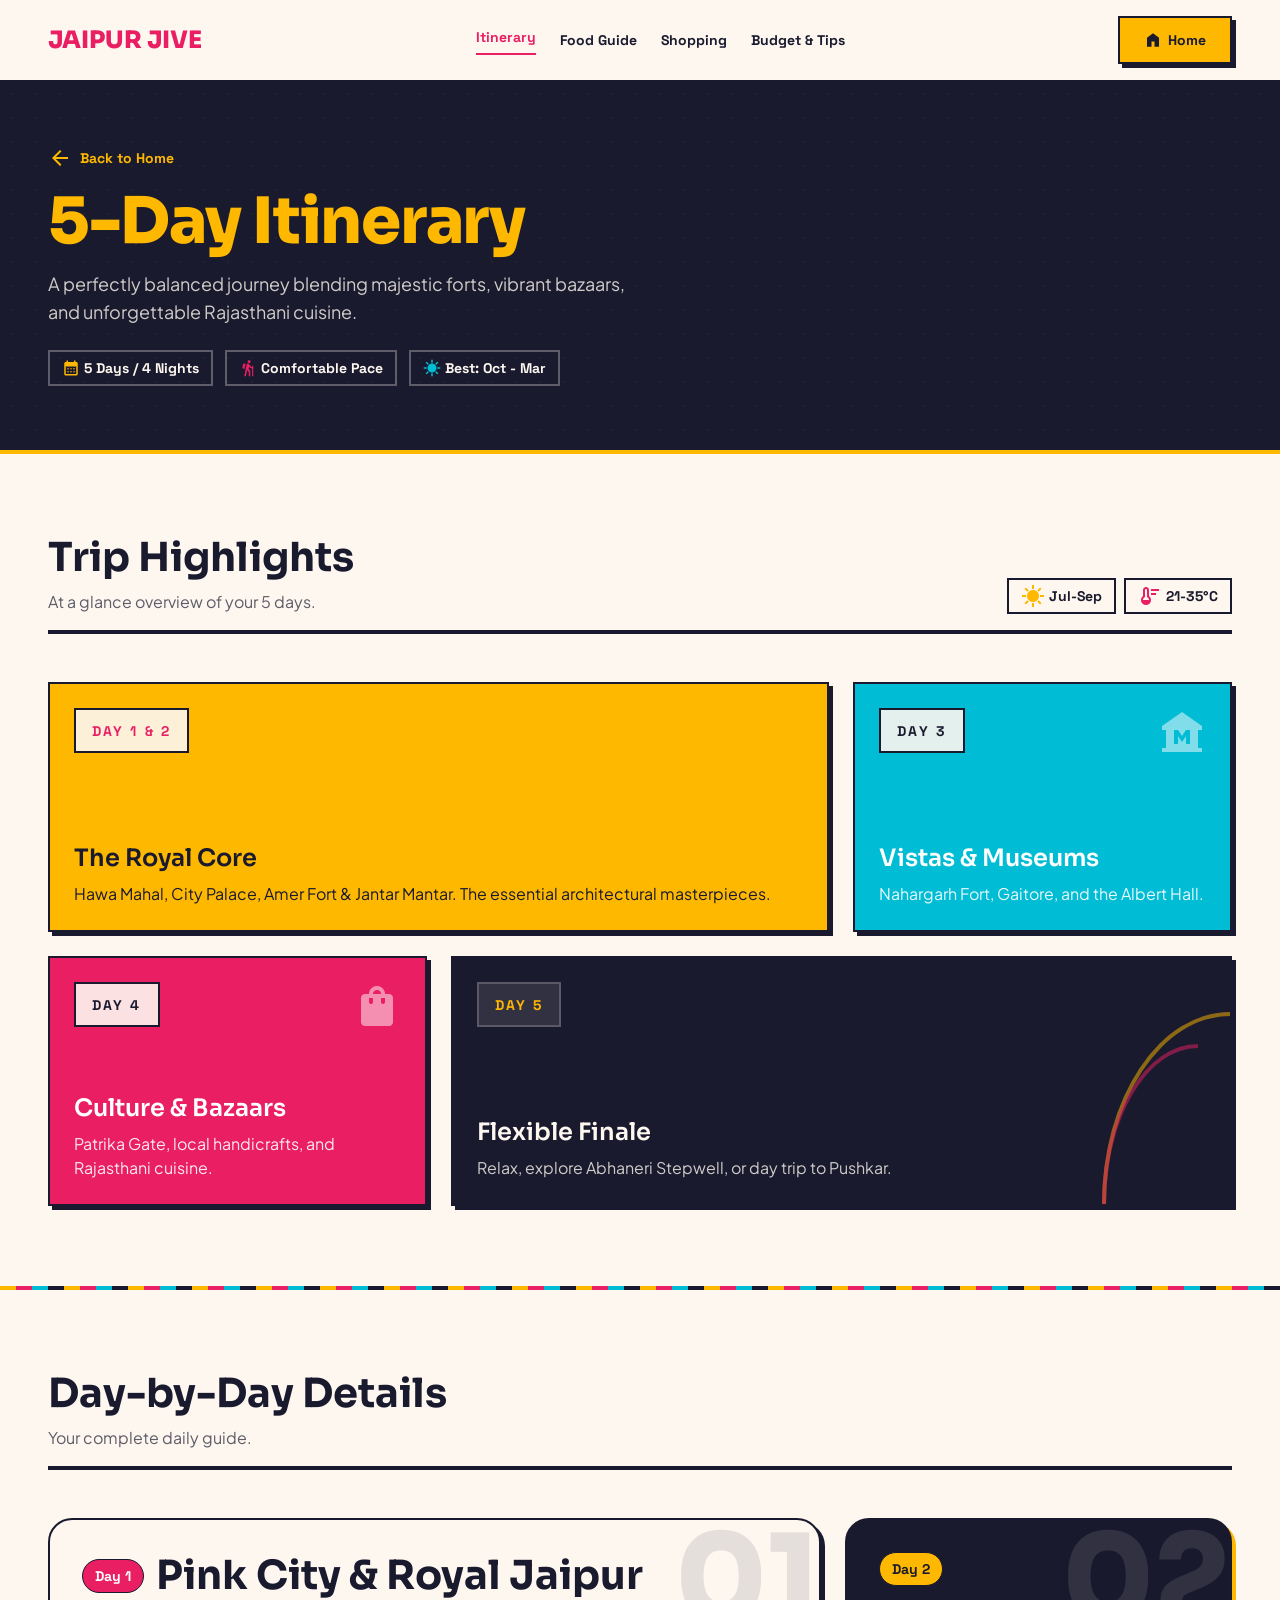
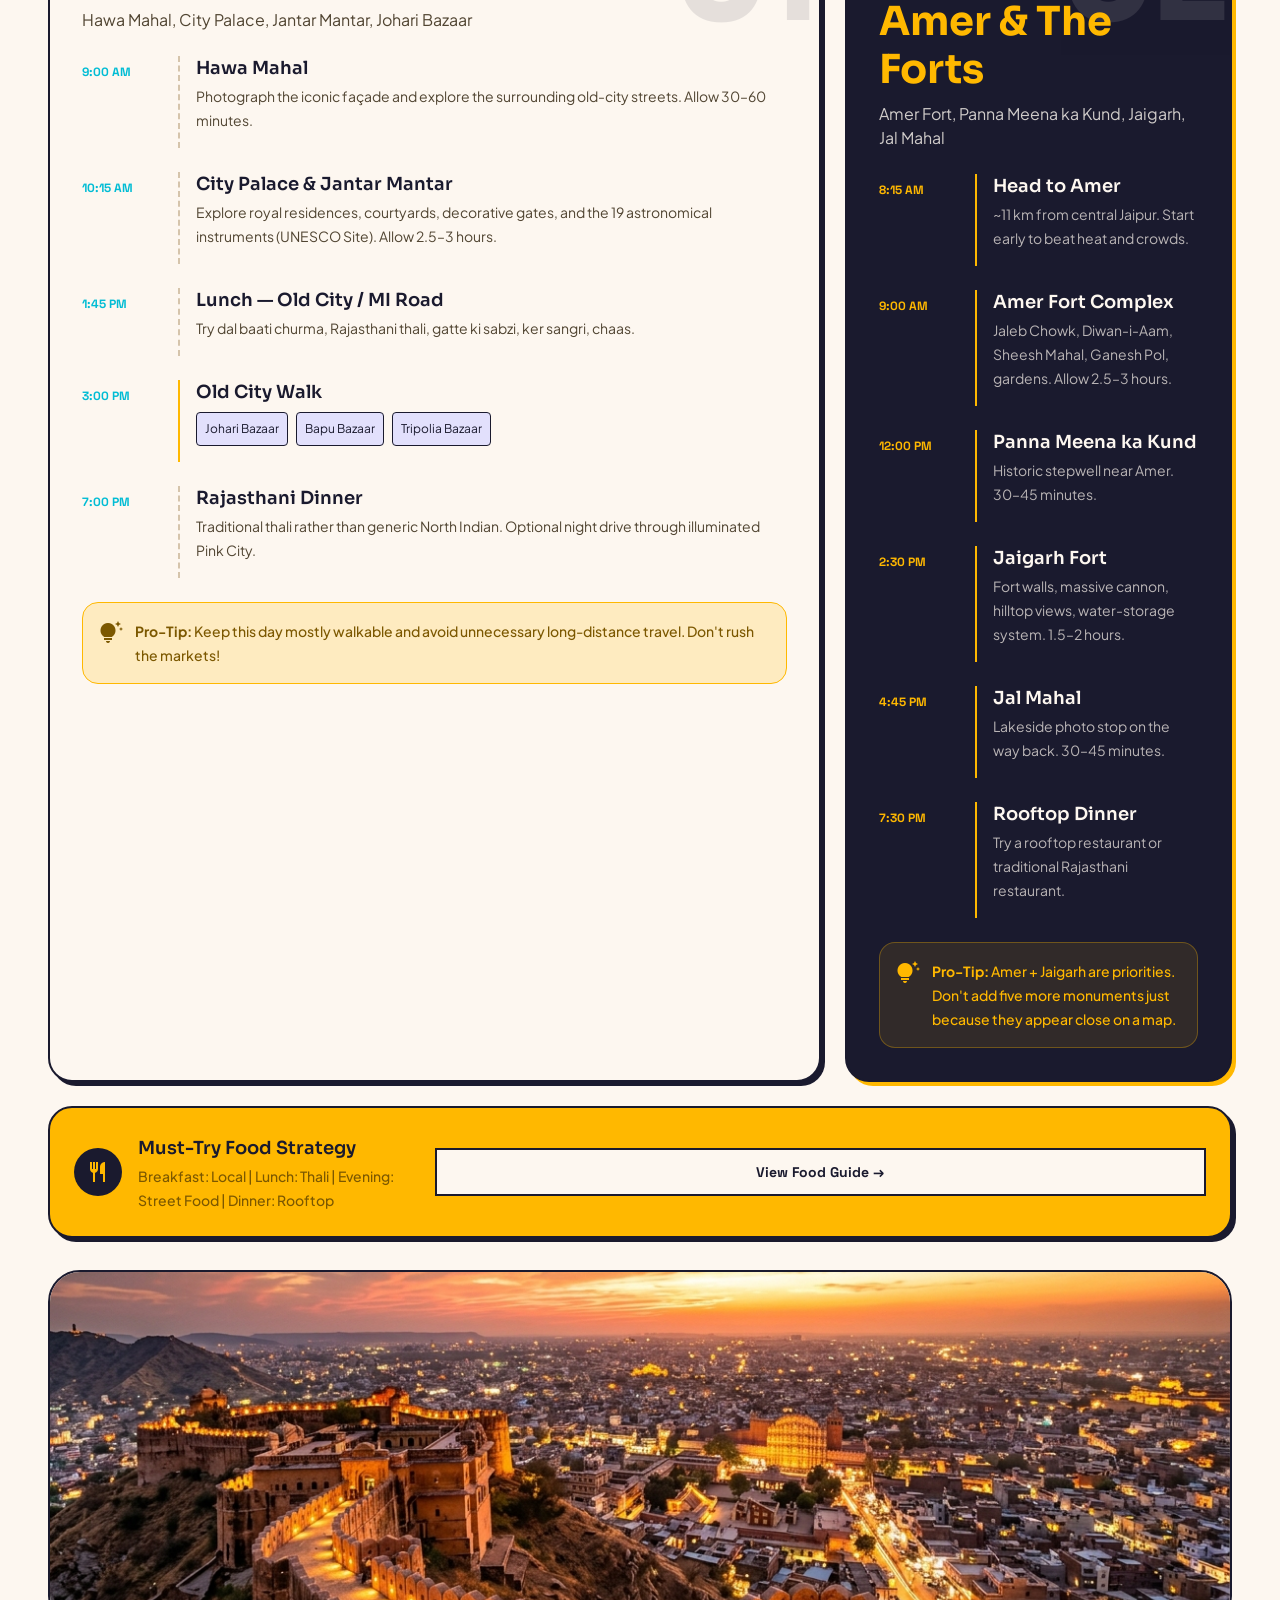
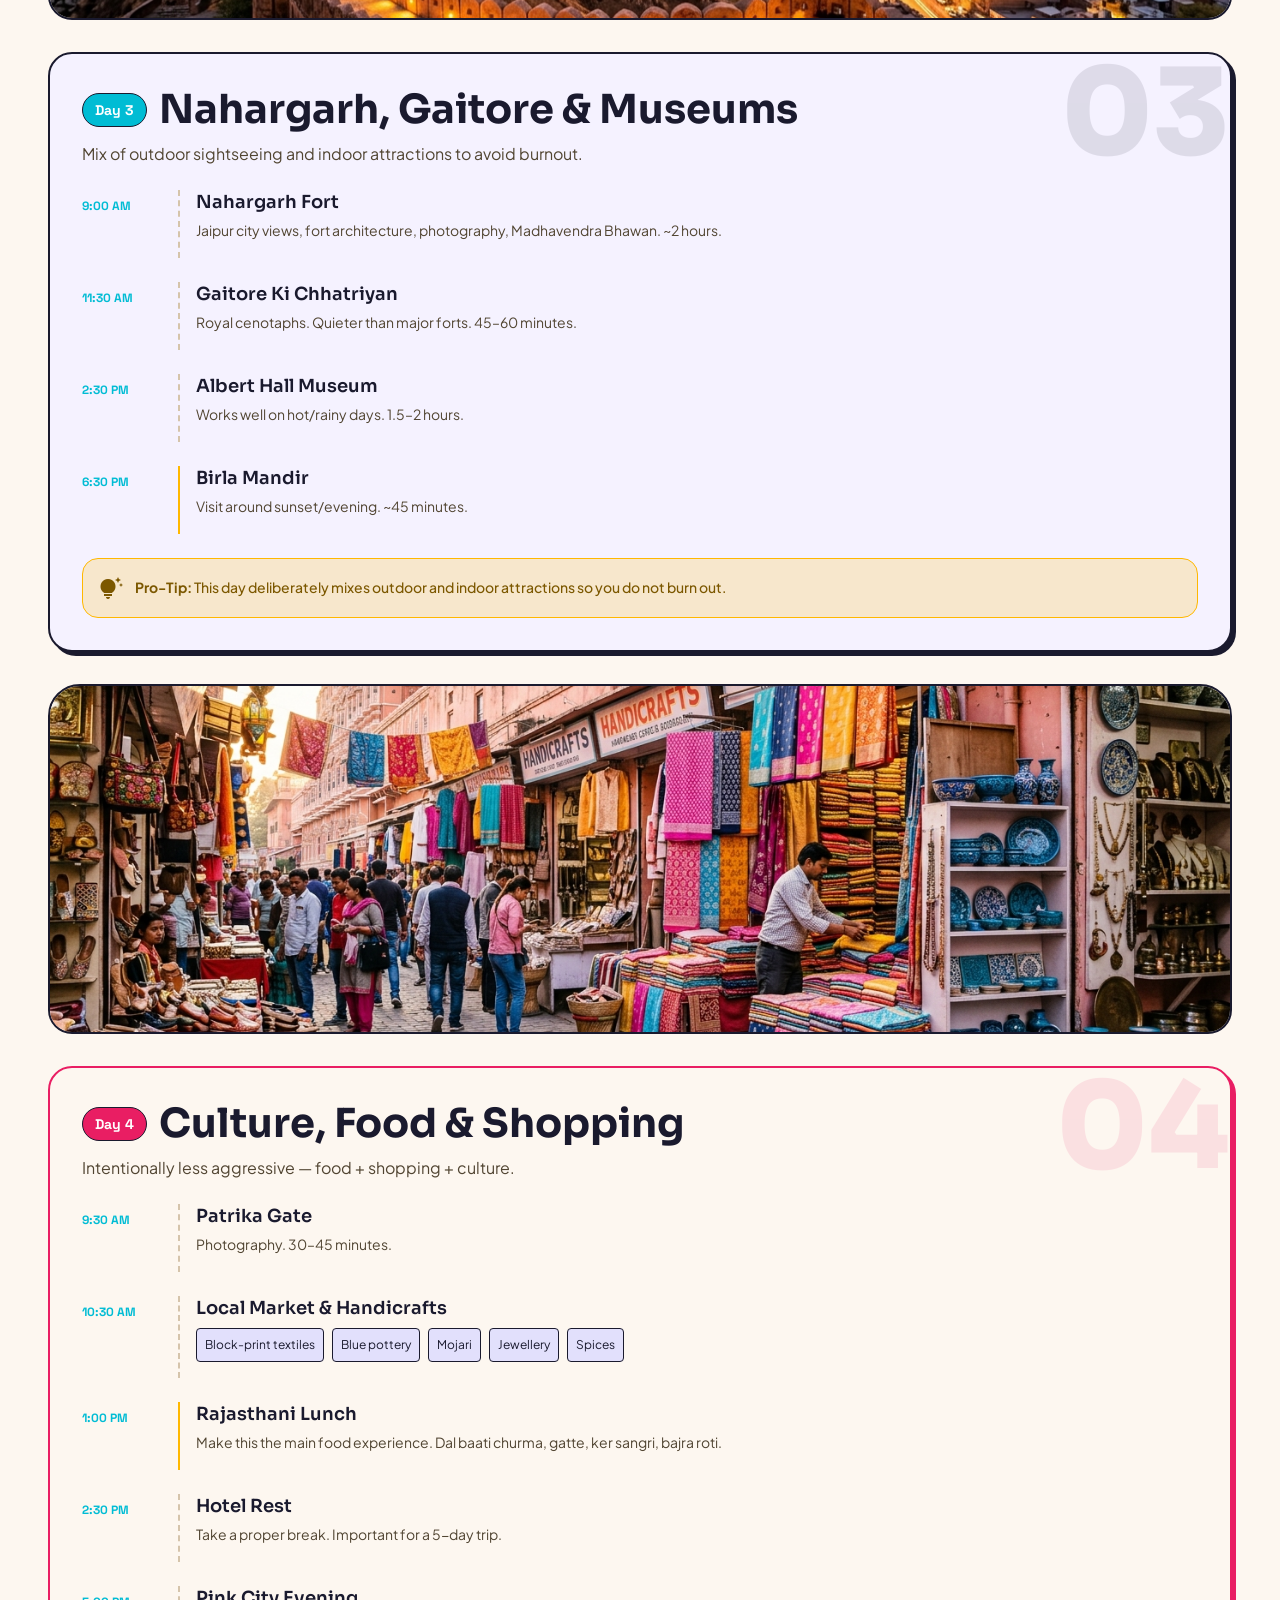
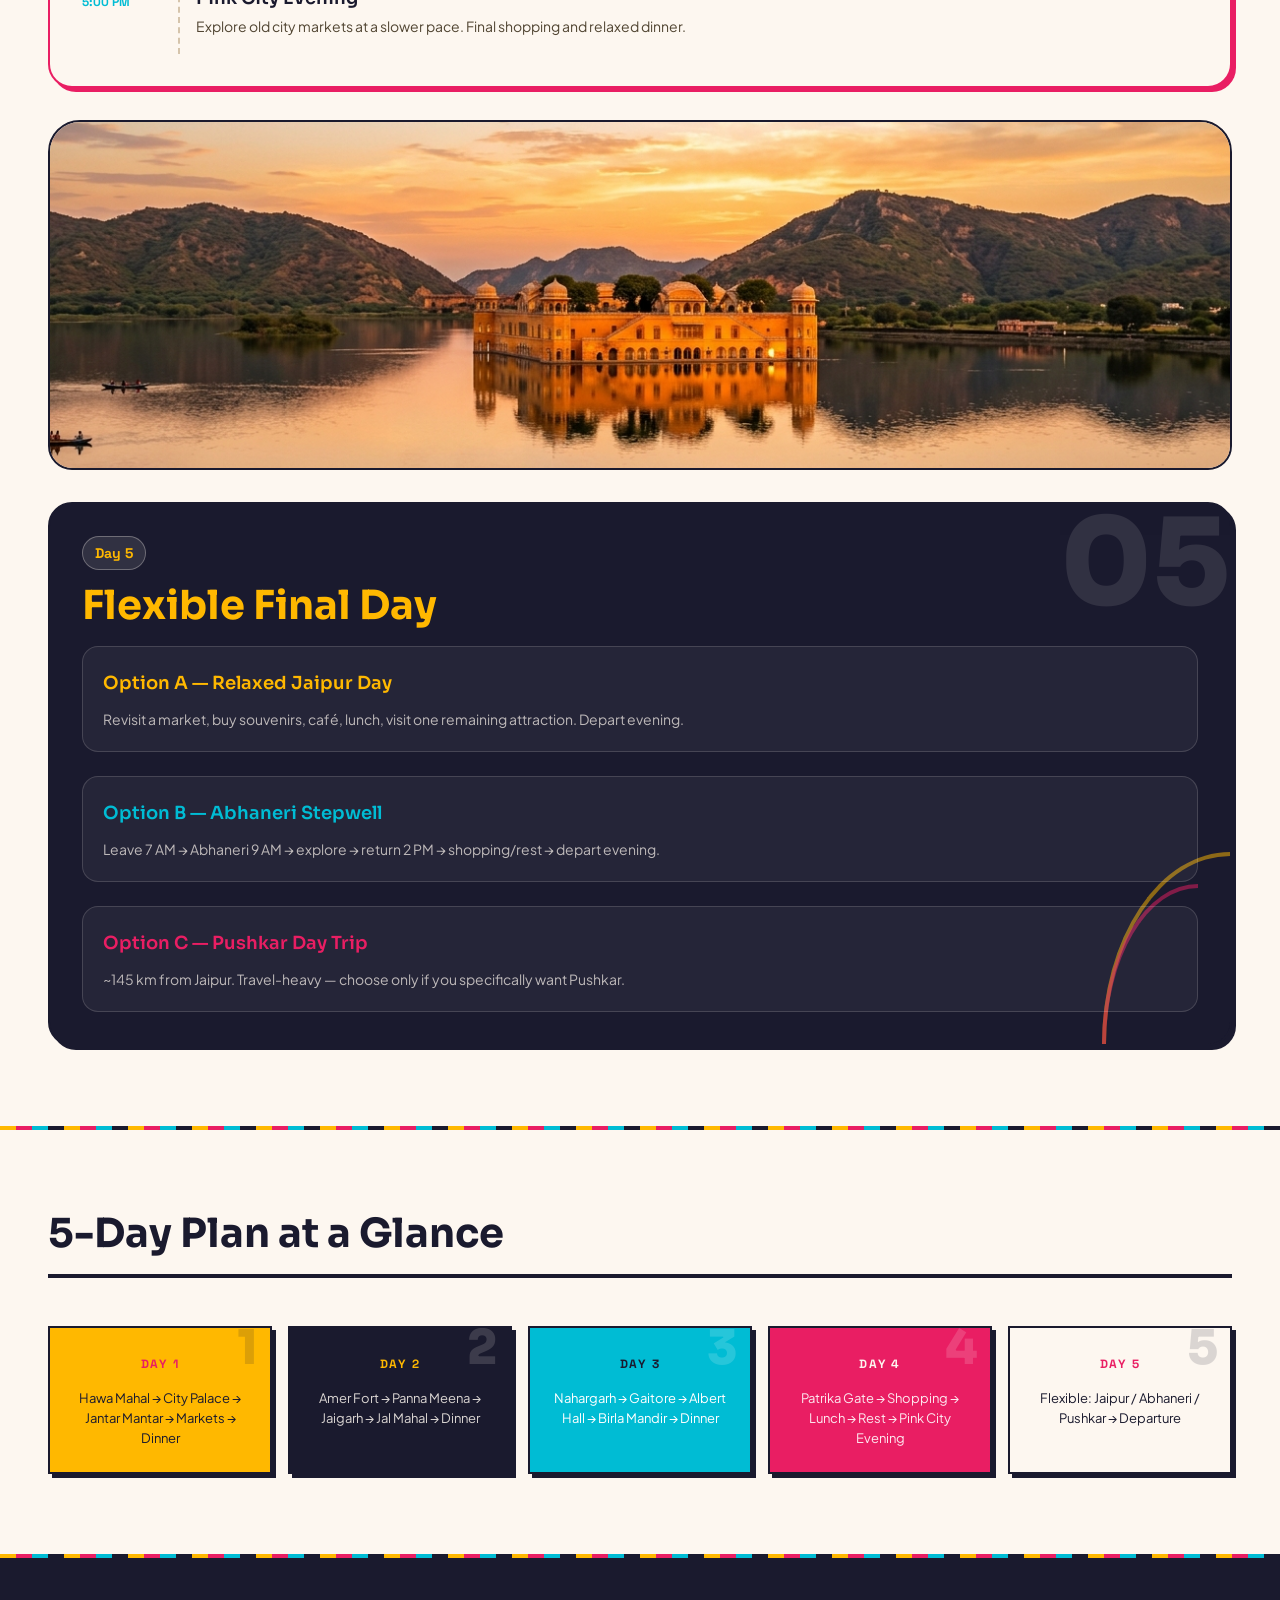
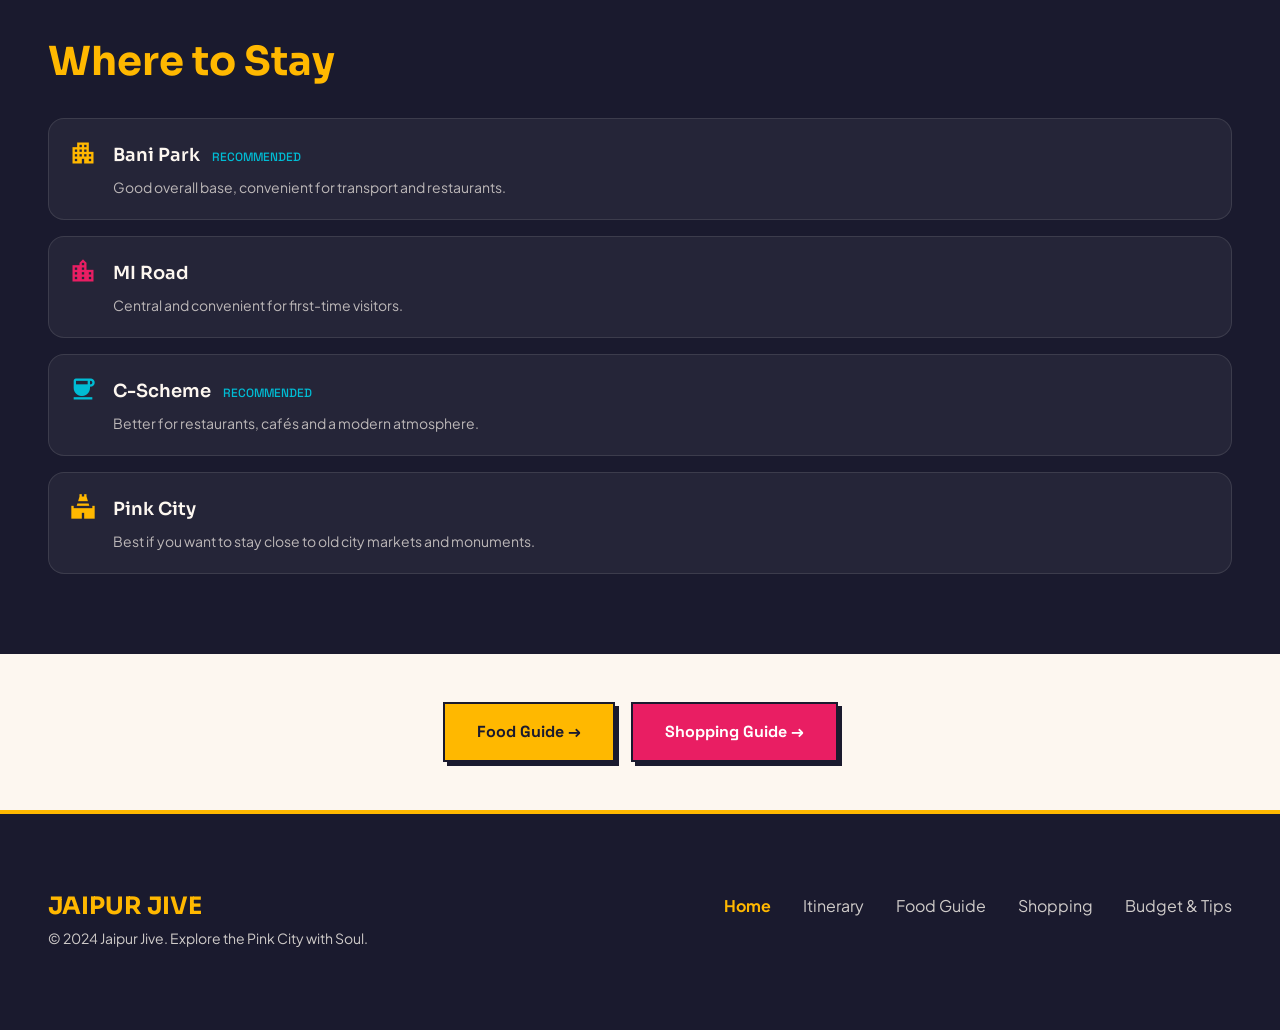
<file: itinerary.html>
<!DOCTYPE html>
<html lang="en">
<head>
    <meta charset="utf-8"/>
    <meta content="width=device-width, initial-scale=1.0" name="viewport"/>
    <title>Jaipur Itinerary 5 Days — Day-by-Day Jaipur Travel Plan (Forts, Palaces & Bazaars)</title>
    <meta name="description" content="Best 5-day Jaipur itinerary: detailed hour-by-hour plan for Amer Fort, Hawa Mahal, City Palace, Nahargarh sunset, Jantar Mantar & bazaars."/>
    <meta name="keywords" content="jaipur itinerary, jaipur itnary, 5 days in jaipur, jaipur travel plan 5 days, jaipur trip itinerary, jaipur sightseeing plan, jaipur fort tour, how to spend 5 days in jaipur"/>
    <meta name="robots" content="index, follow, max-image-preview:large"/>
    
    <!-- Open Graph -->
    <meta property="og:type" content="article"/>
    <meta property="og:title" content="5-Day Jaipur Itinerary — Complete Travel Plan & Route"/>
    <meta property="og:description" content="Explore Jaipur in 5 days: Day 1 Royal City, Day 2 Amer Forts, Day 3 Nahargarh & Museums, Day 4 Bazaars & Food, Day 5 Stepwells."/>
    <meta property="og:image" content="images/amer-fort.jpg"/>

    <script type="application/ld+json">
    {
      "@context": "https://schema.org",
      "@type": "FAQPage",
      "mainEntity": [
        {
          "@type": "Question",
          "name": "How many days are enough for a Jaipur trip?",
          "acceptedAnswer": {
            "@type": "Answer",
            "text": "A 4 to 5 day itinerary is ideal for Jaipur. It allows you to explore the top forts (Amer, Jaigarh, Nahargarh), palaces (City Palace, Hawa Mahal, Jal Mahal), museums, and traditional bazaars without rushing."
          }
        },
        {
          "@type": "Question",
          "name": "What is the best time to visit Jaipur?",
          "acceptedAnswer": {
            "@type": "Answer",
            "text": "The best time to visit Jaipur is from October to March when the weather is pleasant and comfortable for exploring forts and open-air heritage sites."
          }
        },
        {
          "@type": "Question",
          "name": "What are the must-visit places in a Jaipur itinerary?",
          "acceptedAnswer": {
            "@type": "Answer",
            "text": "Must-visit places include Amer Fort, Hawa Mahal, City Palace, Jantar Mantar, Nahargarh Fort, Jal Mahal, Panna Meena ka Kund stepwell, Patrika Gate, and Johari Bazaar."
          }
        }
      ]
    }
    </script>

    <link href="https://fonts.googleapis.com/css2?family=Plus+Jakarta+Sans:wght@400;500;600;700&family=Sora:wght@400;600;700;800&family=Space+Grotesk:wght@500;700&display=swap" rel="stylesheet"/>
    <link href="https://fonts.googleapis.com/css2?family=Material+Symbols+Outlined:wght,FILL@100..700,0..1&display=swap" rel="stylesheet"/>
    <link href="styles.css" rel="stylesheet"/>
    <style>
        /* Itinerary-specific styles */
        .bento-grid {
            display: grid; grid-template-columns: 1fr; gap: 24px; grid-auto-rows: 250px;
        }
        @media (min-width: 768px) { .bento-grid { grid-template-columns: repeat(3, 1fr); } }

        .bento-card {
            border: 2px solid var(--indigo-night); padding: 24px;
            position: relative; overflow: hidden;
            display: flex; flex-direction: column; justify-content: flex-end;
            transition: transform 0.2s ease;
        }
        .bento-card:hover { transform: translateY(-4px); }
        .bento-card.span-2 { grid-column: span 1; }
        @media (min-width: 768px) { .bento-card.span-2 { grid-column: span 2; } }

        .bento-day-badge {
            background: rgba(253,247,240,0.9); padding: 8px 16px;
            border: 2px solid var(--indigo-night); display: inline-block;
            align-self: flex-start; margin-bottom: auto;
        }
        .bento-day-badge.dark {
            background: rgba(253,247,240,0.1); border-color: rgba(253,247,240,0.2);
        }
        .bento-day-text {
            font-family: var(--font-label); font-size: 14px; font-weight: 700;
            text-transform: uppercase; letter-spacing: 0.15em;
        }
        .bento-icon {
            position: absolute; top: 24px; right: 24px;
            font-size: 48px; opacity: 0.5; transition: transform 0.3s ease;
        }
        .bento-card:hover .bento-icon { transform: scale(1.1); }

        .arch-1 {
            position: absolute; right: 0; bottom: 0; width: 128px; height: 192px;
            border-left: 4px solid var(--marigold); border-top: 4px solid var(--marigold);
            border-radius: 100% 0 0 0; opacity: 0.5;
        }
        .arch-2 {
            position: absolute; right: 32px; bottom: 0; width: 96px; height: 160px;
            border-left: 4px solid var(--rani-pink); border-top: 4px solid var(--rani-pink);
            border-radius: 100% 0 0 0; opacity: 0.5;
        }

        /* Day cards */
        .itinerary-grid {
            display: grid; grid-template-columns: 1fr; gap: var(--gutter);
        }
        @media (min-width: 1024px) { .itinerary-grid { grid-template-columns: 8fr 4fr; } }

        .day-card {
            background: var(--sand-white); border: 2px solid var(--indigo-night);
            border-radius: var(--rounded-xl); padding: 24px;
            position: relative; overflow: hidden;
        }
        @media (min-width: 768px) { .day-card { padding: 32px; } }
        .day-card.dark { background: var(--indigo-night); color: var(--sand-white); }

        .day-number-bg {
            position: absolute; top: 0; right: 0; padding: 16px; opacity: 0.1;
            font-family: var(--font-headline); font-size: 120px; font-weight: 900;
            line-height: 1; transform: translate(16px, -16px);
            transition: transform 0.5s ease;
        }
        .day-card:hover .day-number-bg { transform: translate(16px, -16px) scale(1.1); }

        .day-badge {
            display: inline-block; font-family: var(--font-label); font-size: 14px;
            font-weight: 700; padding: 4px 12px; border-radius: var(--rounded-full);
            border: 1px solid var(--indigo-night);
        }
        .day-badge.pink { background: var(--rani-pink); color: #fff; }
        .day-badge.yellow { background: var(--marigold); color: var(--indigo-night); }
        .day-badge.turquoise { background: var(--turquoise); color: #fff; }
        .day-badge.dark-badge { background: rgba(253,247,240,0.1); color: var(--marigold); border-color: rgba(253,247,240,0.3); }

        /* Timeline */
        .timeline { display: flex; flex-direction: column; gap: 24px; }
        .timeline-item { display: flex; gap: 16px; align-items: flex-start; }
        .timeline-time {
            width: 80px; flex-shrink: 0; padding-top: 4px;
            font-family: var(--font-label); font-size: 12px; font-weight: 700;
            text-transform: uppercase; color: var(--turquoise);
        }
        .timeline-time.yellow { color: var(--marigold); }
        .timeline-content {
            border-left: 2px dashed var(--outline-variant);
            padding-left: 16px; padding-bottom: 16px; width: 100%;
        }
        .timeline-content.solid { border-left-style: solid; border-color: var(--marigold); }
        .timeline-content.solid-dark { border-left: 2px solid var(--marigold); }
        .timeline-content h3 {
            font-family: var(--font-headline); font-size: 18px; font-weight: 600; margin-bottom: 4px;
        }
        .timeline-content p { font-size: 14px; color: var(--on-surface-variant); }
        .timeline-content.dark-text p { color: rgba(253,247,240,0.7); }
        .timeline-content.dark-text h3 { color: var(--sand-white); }

        .tag-group { display: flex; flex-wrap: wrap; gap: 8px; margin-top: 8px; }
        .tag {
            background: var(--surface-container-highest); color: var(--indigo-night);
            font-size: 12px; padding: 4px 8px; border-radius: var(--rounded-sm);
            border: 1px solid var(--indigo-night);
        }

        .pro-tip {
            margin-top: 24px; background: rgba(255,184,0,0.2);
            border: 1px solid var(--marigold); padding: 16px; border-radius: var(--rounded-lg);
            display: flex; gap: 12px; align-items: flex-start;
        }
        .pro-tip .material-symbols-outlined { color: var(--primary); margin-top: 2px; flex-shrink: 0; }
        .pro-tip p { font-size: 14px; font-weight: 500; color: var(--primary); }

        .info-banner {
            grid-column: 1 / -1; background: var(--marigold);
            border: 2px solid var(--indigo-night); border-radius: var(--rounded-xl);
            padding: 24px; display: flex; flex-direction: column;
            justify-content: space-between; align-items: center; gap: 16px;
        }
        @media (min-width: 768px) { .info-banner { flex-direction: row; } }
        .info-banner-content { display: flex; align-items: center; gap: 16px; }
        .info-banner-icon {
            background: var(--indigo-night); padding: 12px; border-radius: 50%;
            color: var(--marigold); display: flex;
        }

        .section-image {
            border-radius: 32px 32px var(--rounded-xl) var(--rounded-xl);
            overflow: hidden; border: 2px solid var(--indigo-night);
            margin-bottom: 32px; height: 350px;
        }
        .section-image img { width: 100%; height: 100%; object-fit: cover; }
        @media (max-width: 767px) { .section-image { height: 220px; border-radius: var(--rounded-xl); } }

        /* Glance cards */
        .glance-grid { display: grid; grid-template-columns: 1fr; gap: 16px; }
        @media (min-width: 768px) { .glance-grid { grid-template-columns: repeat(5, 1fr); } }

        .glance-card {
            border: 2px solid var(--indigo-night); padding: 24px; text-align: center;
            transition: all 0.2s ease; position: relative; overflow: hidden;
        }
        .glance-card:hover { transform: translateY(-4px); }
        .glance-card .day-num {
            font-family: var(--font-headline); font-size: 48px; font-weight: 800;
            opacity: 0.15; position: absolute; top: 8px; right: 12px;
        }
        .glance-card .day-label {
            font-family: var(--font-label); font-size: 12px; font-weight: 700;
            text-transform: uppercase; letter-spacing: 0.15em; margin-bottom: 12px;
        }
        .glance-card p { font-size: 13px; line-height: 20px; }

        /* Where to stay */
        .stay-card {
            display: flex; gap: 16px; align-items: flex-start; padding: 20px;
            background: rgba(253,247,240,0.05); border: 1px solid rgba(253,247,240,0.1);
            border-radius: var(--rounded-lg); transition: background 0.2s;
        }
        .stay-card:hover { background: rgba(253,247,240,0.1); }

        /* Nav page links on inner pages */
        .inner-nav-links { display: none; gap: 24px; align-items: center; }
        @media (min-width: 768px) { .inner-nav-links { display: flex; } }
    </style>
</head>
<body class="page-fade-in">

<!-- NAVBAR -->
<nav class="navbar">
    <a class="navbar-brand" href="index.html">JAIPUR JIVE</a>
    <div class="inner-nav-links">
        <a class="nav-link active" href="itinerary.html">Itinerary</a>
        <a class="nav-link" href="food.html">Food Guide</a>
        <a class="nav-link" href="shopping.html">Shopping</a>
        <a class="nav-link" href="budget.html">Budget & Tips</a>
    </div>
    <div style="display:flex;align-items:center;gap:16px;">
        <a class="btn-primary hard-shadow btn-click nav-cta" href="index.html">
            <span class="material-symbols-outlined" style="font-size:18px;margin-right:6px;">home</span> Home
        </a>
        <button class="mobile-menu-btn" onclick="document.getElementById('mobileNav').classList.add('active')">
            <span class="material-symbols-outlined" style="font-size:28px;">menu</span>
        </button>
    </div>
</nav>
<div class="mobile-nav" id="mobileNav">
    <button class="mobile-nav-close" onclick="document.getElementById('mobileNav').classList.remove('active')">
        <span class="material-symbols-outlined" style="font-size:36px;">close</span>
    </button>
    <a class="mobile-nav-link" href="index.html">Home</a>
    <a class="mobile-nav-link" href="itinerary.html">Itinerary</a>
    <a class="mobile-nav-link" href="food.html">Food Guide</a>
    <a class="mobile-nav-link" href="shopping.html">Shopping</a>
    <a class="mobile-nav-link" href="budget.html">Budget & Tips</a>
</div>

<!-- PAGE HEADER -->
<div class="page-header">
    <div class="bg-pattern"></div>
    <div class="page-header-content">
        <a class="page-back" href="index.html">
            <span class="material-symbols-outlined">arrow_back</span> Back to Home
        </a>
        <h1 class="display-lg" style="color:var(--marigold);">5-Day Itinerary</h1>
        <p class="body-lg" style="color:rgba(253,247,240,0.8);margin-top:12px;max-width:600px;">
            A perfectly balanced journey blending majestic forts, vibrant bazaars, and unforgettable Rajasthani cuisine.
        </p>
        <div style="display:flex;flex-wrap:wrap;gap:12px;margin-top:24px;">
            <span class="meta-chip" style="background:transparent;border-color:rgba(253,247,240,0.3);color:var(--sand-white);">
                <span class="material-symbols-outlined" style="color:var(--marigold);font-size:18px;">calendar_month</span> 5 Days / 4 Nights
            </span>
            <span class="meta-chip" style="background:transparent;border-color:rgba(253,247,240,0.3);color:var(--sand-white);">
                <span class="material-symbols-outlined" style="color:var(--rani-pink);font-size:18px;">hiking</span> Comfortable Pace
            </span>
            <span class="meta-chip" style="background:transparent;border-color:rgba(253,247,240,0.3);color:var(--sand-white);">
                <span class="material-symbols-outlined" style="color:var(--turquoise);font-size:18px;">sunny</span> Best: Oct - Mar
            </span>
        </div>
    </div>
</div>

<!-- BENTO GRID OVERVIEW -->
<section class="section">
    <div class="container">
        <div class="section-header">
            <div>
                <h2 class="headline-lg">Trip Highlights</h2>
                <p class="body-md" style="color:rgba(26,26,46,0.7);margin-top:8px;">At a glance overview of your 5 days.</p>
            </div>
            <div class="section-meta">
                <span class="meta-chip"><span class="material-symbols-outlined" style="color:var(--marigold);">sunny</span> Jul-Sep</span>
                <span class="meta-chip"><span class="material-symbols-outlined" style="color:var(--rani-pink);">thermostat</span> 21-35°C</span>
            </div>
        </div>
        <div class="bento-grid">
            <div class="bento-card span-2 hard-shadow" style="background:var(--marigold);">
                <div class="bento-day-badge"><span class="bento-day-text" style="color:var(--rani-pink);">Day 1 & 2</span></div>
                <div style="position:relative;z-index:10;"><h3 class="headline-md" style="color:var(--indigo-night);margin-bottom:8px;">The Royal Core</h3><p class="body-md" style="color:var(--indigo-night);">Hawa Mahal, City Palace, Amer Fort & Jantar Mantar. The essential architectural masterpieces.</p></div>
            </div>
            <div class="bento-card hard-shadow" style="background:var(--turquoise);">
                <div class="bento-day-badge"><span class="bento-day-text" style="color:var(--indigo-night);">Day 3</span></div>
                <span class="material-symbols-outlined bento-icon" style="color:#fff;">museum</span>
                <div><h3 class="headline-md" style="color:#fff;margin-bottom:8px;">Vistas & Museums</h3><p class="body-md" style="color:rgba(255,255,255,0.9);">Nahargarh Fort, Gaitore, and the Albert Hall.</p></div>
            </div>
            <div class="bento-card hard-shadow" style="background:var(--rani-pink);">
                <div class="bento-day-badge"><span class="bento-day-text" style="color:var(--indigo-night);">Day 4</span></div>
                <span class="material-symbols-outlined bento-icon" style="color:#fff;">shopping_bag</span>
                <div><h3 class="headline-md" style="color:#fff;margin-bottom:8px;">Culture & Bazaars</h3><p class="body-md" style="color:rgba(255,255,255,0.9);">Patrika Gate, local handicrafts, and Rajasthani cuisine.</p></div>
            </div>
            <div class="bento-card span-2 hard-shadow" style="background:var(--indigo-night);">
                <div class="bento-day-badge dark"><span class="bento-day-text" style="color:var(--marigold);">Day 5</span></div>
                <div class="arch-1"></div><div class="arch-2"></div>
                <div style="position:relative;z-index:10;"><h3 class="headline-md" style="color:var(--sand-white);margin-bottom:8px;">Flexible Finale</h3><p class="body-md" style="color:rgba(253,247,240,0.8);">Relax, explore Abhaneri Stepwell, or day trip to Pushkar.</p></div>
            </div>
        </div>
    </div>
</section>

<div class="section-divider"></div>

<!-- DETAILED ITINERARY -->
<section class="section">
    <div class="container">
        <div class="section-header">
            <div><h2 class="headline-lg">Day-by-Day Details</h2><p class="body-md" style="color:rgba(26,26,46,0.7);margin-top:8px;">Your complete daily guide.</p></div>
        </div>

        <div class="itinerary-grid">
            <!-- DAY 1 -->
            <div class="day-card hard-shadow" style="position:relative;">
                <div class="day-number-bg" style="color:var(--indigo-night);">01</div>
                <div style="position:relative;z-index:10;">
                    <div style="display:flex;align-items:center;gap:12px;margin-bottom:8px;">
                        <span class="day-badge pink">Day 1</span>
                        <h2 class="headline-lg" style="color:var(--indigo-night);">Pink City & Royal Jaipur</h2>
                    </div>
                    <p class="body-md" style="color:var(--on-surface-variant);margin-bottom:24px;">Hawa Mahal, City Palace, Jantar Mantar, Johari Bazaar</p>
                    <div class="timeline">
                        <div class="timeline-item"><div class="timeline-time">9:00 AM</div><div class="timeline-content"><h3>Hawa Mahal</h3><p>Photograph the iconic façade and explore the surrounding old-city streets. Allow 30–60 minutes.</p></div></div>
                        <div class="timeline-item"><div class="timeline-time">10:15 AM</div><div class="timeline-content"><h3>City Palace & Jantar Mantar</h3><p>Explore royal residences, courtyards, decorative gates, and the 19 astronomical instruments (UNESCO Site). Allow 2.5–3 hours.</p></div></div>
                        <div class="timeline-item"><div class="timeline-time">1:45 PM</div><div class="timeline-content"><h3>Lunch — Old City / MI Road</h3><p>Try dal baati churma, Rajasthani thali, gatte ki sabzi, ker sangri, chaas.</p></div></div>
                        <div class="timeline-item"><div class="timeline-time">3:00 PM</div><div class="timeline-content solid"><h3>Old City Walk</h3><div class="tag-group"><span class="tag">Johari Bazaar</span><span class="tag">Bapu Bazaar</span><span class="tag">Tripolia Bazaar</span></div></div></div>
                        <div class="timeline-item"><div class="timeline-time">7:00 PM</div><div class="timeline-content"><h3>Rajasthani Dinner</h3><p>Traditional thali rather than generic North Indian. Optional night drive through illuminated Pink City.</p></div></div>
                    </div>
                    <div class="pro-tip"><span class="material-symbols-outlined">tips_and_updates</span><p><strong>Pro-Tip:</strong> Keep this day mostly walkable and avoid unnecessary long-distance travel. Don't rush the markets!</p></div>
                </div>
            </div>

            <!-- DAY 2 -->
            <div class="day-card dark hard-shadow-yellow" style="position:relative;">
                <div class="day-number-bg" style="color:var(--sand-white);">02</div>
                <div style="position:relative;z-index:10;">
                    <span class="day-badge yellow">Day 2</span>
                    <h2 class="headline-lg" style="color:var(--marigold);margin-top:12px;margin-bottom:8px;">Amer & The Forts</h2>
                    <p class="body-md" style="color:rgba(253,247,240,0.8);margin-bottom:24px;">Amer Fort, Panna Meena ka Kund, Jaigarh, Jal Mahal</p>
                    <div class="timeline">
                        <div class="timeline-item"><div class="timeline-time yellow">8:15 AM</div><div class="timeline-content solid-dark dark-text"><h3>Head to Amer</h3><p>~11 km from central Jaipur. Start early to beat heat and crowds.</p></div></div>
                        <div class="timeline-item"><div class="timeline-time yellow">9:00 AM</div><div class="timeline-content solid-dark dark-text"><h3>Amer Fort Complex</h3><p>Jaleb Chowk, Diwan-i-Aam, Sheesh Mahal, Ganesh Pol, gardens. Allow 2.5–3 hours.</p></div></div>
                        <div class="timeline-item"><div class="timeline-time yellow">12:00 PM</div><div class="timeline-content solid-dark dark-text"><h3>Panna Meena ka Kund</h3><p>Historic stepwell near Amer. 30–45 minutes.</p></div></div>
                        <div class="timeline-item"><div class="timeline-time yellow">2:30 PM</div><div class="timeline-content solid-dark dark-text"><h3>Jaigarh Fort</h3><p>Fort walls, massive cannon, hilltop views, water-storage system. 1.5–2 hours.</p></div></div>
                        <div class="timeline-item"><div class="timeline-time yellow">4:45 PM</div><div class="timeline-content solid-dark dark-text"><h3>Jal Mahal</h3><p>Lakeside photo stop on the way back. 30–45 minutes.</p></div></div>
                        <div class="timeline-item"><div class="timeline-time yellow">7:30 PM</div><div class="timeline-content solid-dark dark-text"><h3>Rooftop Dinner</h3><p>Try a rooftop restaurant or traditional Rajasthani restaurant.</p></div></div>
                    </div>
                    <div class="pro-tip" style="background:rgba(255,184,0,0.1);border-color:rgba(255,184,0,0.3);"><span class="material-symbols-outlined" style="color:var(--marigold);">tips_and_updates</span><p style="color:var(--marigold);"><strong>Pro-Tip:</strong> Amer + Jaigarh are priorities. Don't add five more monuments just because they appear close on a map.</p></div>
                </div>
            </div>

            <!-- FOOD BANNER -->
            <div class="info-banner hard-shadow">
                <div class="info-banner-content">
                    <div class="info-banner-icon"><span class="material-symbols-outlined">restaurant</span></div>
                    <div>
                        <h4 class="headline-md" style="color:var(--indigo-night);font-size:18px;">Must-Try Food Strategy</h4>
                        <p style="color:var(--primary);font-weight:500;font-size:14px;">Breakfast: Local | Lunch: Thali | Evening: Street Food | Dinner: Rooftop</p>
                    </div>
                </div>
                <a class="btn-secondary btn-click" href="food.html" style="width:100%;text-align:center;">View Food Guide →</a>
            </div>
        </div>

        <!-- DAY 3 -->
        <div style="margin-top:32px;">
            <div class="section-image"><img src="images/nahargarh-fort.jpg" alt="Nahargarh Fort overlooking Jaipur at sunset"/></div>
            <div class="day-card hard-shadow" style="position:relative;background:var(--surface-container-low);">
                <div class="day-number-bg" style="color:var(--indigo-night);">03</div>
                <div style="position:relative;z-index:10;">
                    <div style="display:flex;align-items:center;gap:12px;margin-bottom:8px;">
                        <span class="day-badge turquoise">Day 3</span>
                        <h2 class="headline-lg" style="color:var(--indigo-night);">Nahargarh, Gaitore & Museums</h2>
                    </div>
                    <p class="body-md" style="color:var(--on-surface-variant);margin-bottom:24px;">Mix of outdoor sightseeing and indoor attractions to avoid burnout.</p>
                    <div class="timeline">
                        <div class="timeline-item"><div class="timeline-time">9:00 AM</div><div class="timeline-content"><h3>Nahargarh Fort</h3><p>Jaipur city views, fort architecture, photography, Madhavendra Bhawan. ~2 hours.</p></div></div>
                        <div class="timeline-item"><div class="timeline-time">11:30 AM</div><div class="timeline-content"><h3>Gaitore Ki Chhatriyan</h3><p>Royal cenotaphs. Quieter than major forts. 45–60 minutes.</p></div></div>
                        <div class="timeline-item"><div class="timeline-time">2:30 PM</div><div class="timeline-content"><h3>Albert Hall Museum</h3><p>Works well on hot/rainy days. 1.5–2 hours.</p></div></div>
                        <div class="timeline-item"><div class="timeline-time">6:30 PM</div><div class="timeline-content solid"><h3>Birla Mandir</h3><p>Visit around sunset/evening. ~45 minutes.</p></div></div>
                    </div>
                    <div class="pro-tip"><span class="material-symbols-outlined">tips_and_updates</span><p><strong>Pro-Tip:</strong> This day deliberately mixes outdoor and indoor attractions so you do not burn out.</p></div>
                </div>
            </div>
        </div>

        <!-- DAY 4 -->
        <div style="margin-top:32px;">
            <div class="section-image"><img src="images/jaipur-bazaar.jpg" alt="Colorful Jaipur bazaar with textiles and handicrafts"/></div>
            <div class="day-card hard-shadow-pink" style="position:relative;border-color:var(--rani-pink);">
                <div class="day-number-bg" style="color:var(--rani-pink);">04</div>
                <div style="position:relative;z-index:10;">
                    <div style="display:flex;align-items:center;gap:12px;margin-bottom:8px;">
                        <span class="day-badge pink">Day 4</span>
                        <h2 class="headline-lg" style="color:var(--indigo-night);">Culture, Food & Shopping</h2>
                    </div>
                    <p class="body-md" style="color:var(--on-surface-variant);margin-bottom:24px;">Intentionally less aggressive — food + shopping + culture.</p>
                    <div class="timeline">
                        <div class="timeline-item"><div class="timeline-time">9:30 AM</div><div class="timeline-content"><h3>Patrika Gate</h3><p>Photography. 30–45 minutes.</p></div></div>
                        <div class="timeline-item"><div class="timeline-time">10:30 AM</div><div class="timeline-content"><h3>Local Market & Handicrafts</h3><div class="tag-group"><span class="tag">Block-print textiles</span><span class="tag">Blue pottery</span><span class="tag">Mojari</span><span class="tag">Jewellery</span><span class="tag">Spices</span></div></div></div>
                        <div class="timeline-item"><div class="timeline-time">1:00 PM</div><div class="timeline-content solid"><h3>Rajasthani Lunch</h3><p>Make this the main food experience. Dal baati churma, gatte, ker sangri, bajra roti.</p></div></div>
                        <div class="timeline-item"><div class="timeline-time">2:30 PM</div><div class="timeline-content"><h3>Hotel Rest</h3><p>Take a proper break. Important for a 5-day trip.</p></div></div>
                        <div class="timeline-item"><div class="timeline-time">5:00 PM</div><div class="timeline-content"><h3>Pink City Evening</h3><p>Explore old city markets at a slower pace. Final shopping and relaxed dinner.</p></div></div>
                    </div>
                </div>
            </div>
        </div>

        <!-- DAY 5 -->
        <div style="margin-top:32px;">
            <div class="section-image"><img src="images/jal-mahal.jpg" alt="Jal Mahal water palace at sunset"/></div>
            <div class="day-card dark hard-shadow" style="position:relative;">
                <div class="day-number-bg" style="color:var(--sand-white);">05</div>
                <div class="arch-1"></div><div class="arch-2"></div>
                <div style="position:relative;z-index:10;">
                    <span class="day-badge dark-badge">Day 5</span>
                    <h2 class="headline-lg" style="color:var(--marigold);margin-top:12px;margin-bottom:16px;">Flexible Final Day</h2>
                    <div style="display:grid;grid-template-columns:1fr;gap:24px;">
                        <div style="background:rgba(253,247,240,0.05);border:1px solid rgba(253,247,240,0.15);border-radius:var(--rounded-lg);padding:20px;">
                            <h3 class="headline-md" style="color:var(--marigold);font-size:18px;margin-bottom:8px;">Option A — Relaxed Jaipur Day</h3>
                            <p style="color:rgba(253,247,240,0.7);font-size:14px;">Revisit a market, buy souvenirs, café, lunch, visit one remaining attraction. Depart evening.</p>
                        </div>
                        <div style="background:rgba(253,247,240,0.05);border:1px solid rgba(253,247,240,0.15);border-radius:var(--rounded-lg);padding:20px;">
                            <h3 class="headline-md" style="color:var(--turquoise);font-size:18px;margin-bottom:8px;">Option B — Abhaneri Stepwell</h3>
                            <p style="color:rgba(253,247,240,0.7);font-size:14px;">Leave 7 AM → Abhaneri 9 AM → explore → return 2 PM → shopping/rest → depart evening.</p>
                        </div>
                        <div style="background:rgba(253,247,240,0.05);border:1px solid rgba(253,247,240,0.15);border-radius:var(--rounded-lg);padding:20px;">
                            <h3 class="headline-md" style="color:var(--rani-pink);font-size:18px;margin-bottom:8px;">Option C — Pushkar Day Trip</h3>
                            <p style="color:rgba(253,247,240,0.7);font-size:14px;">~145 km from Jaipur. Travel-heavy — choose only if you specifically want Pushkar.</p>
                        </div>
                    </div>
                </div>
            </div>
        </div>
    </div>
</section>

<div class="section-divider"></div>

<!-- AT A GLANCE -->
<section class="section">
    <div class="container">
        <div class="section-header"><div><h2 class="headline-lg">5-Day Plan at a Glance</h2></div></div>
        <div class="glance-grid">
            <div class="glance-card hard-shadow" style="background:var(--marigold);"><span class="day-num">1</span><div class="day-label" style="color:var(--rani-pink);">Day 1</div><p style="color:var(--indigo-night);">Hawa Mahal → City Palace → Jantar Mantar → Markets → Dinner</p></div>
            <div class="glance-card hard-shadow" style="background:var(--indigo-night);"><span class="day-num" style="color:var(--sand-white);">2</span><div class="day-label" style="color:var(--marigold);">Day 2</div><p style="color:rgba(253,247,240,0.85);">Amer Fort → Panna Meena → Jaigarh → Jal Mahal → Dinner</p></div>
            <div class="glance-card hard-shadow" style="background:var(--turquoise);"><span class="day-num" style="color:#fff;">3</span><div class="day-label" style="color:var(--indigo-night);">Day 3</div><p style="color:#fff;">Nahargarh → Gaitore → Albert Hall → Birla Mandir → Dinner</p></div>
            <div class="glance-card hard-shadow" style="background:var(--rani-pink);"><span class="day-num" style="color:#fff;">4</span><div class="day-label" style="color:var(--sand-white);">Day 4</div><p style="color:rgba(255,255,255,0.9);">Patrika Gate → Shopping → Lunch → Rest → Pink City Evening</p></div>
            <div class="glance-card hard-shadow" style="background:var(--sand-white);"><span class="day-num" style="color:var(--indigo-night);">5</span><div class="day-label" style="color:var(--rani-pink);">Day 5</div><p style="color:var(--indigo-night);">Flexible: Jaipur / Abhaneri / Pushkar → Departure</p></div>
        </div>
    </div>
</section>

<div class="section-divider"></div>

<!-- WHERE TO STAY -->
<section style="background:var(--indigo-night);padding:var(--section-gap) 0;">
    <div class="container">
        <h2 class="headline-lg" style="color:var(--marigold);margin-bottom:32px;">Where to Stay</h2>
        <div style="display:grid;grid-template-columns:1fr;gap:16px;">
            <div class="stay-card"><span class="material-symbols-outlined" style="color:var(--marigold);font-size:28px;flex-shrink:0;">apartment</span><div><h3 class="headline-md" style="font-size:18px;color:var(--sand-white);margin-bottom:4px;">Bani Park <span class="label-sm" style="color:var(--turquoise);margin-left:8px;">RECOMMENDED</span></h3><p style="color:rgba(253,247,240,0.7);font-size:14px;">Good overall base, convenient for transport and restaurants.</p></div></div>
            <div class="stay-card"><span class="material-symbols-outlined" style="color:var(--rani-pink);font-size:28px;flex-shrink:0;">location_city</span><div><h3 class="headline-md" style="font-size:18px;color:var(--sand-white);margin-bottom:4px;">MI Road</h3><p style="color:rgba(253,247,240,0.7);font-size:14px;">Central and convenient for first-time visitors.</p></div></div>
            <div class="stay-card"><span class="material-symbols-outlined" style="color:var(--turquoise);font-size:28px;flex-shrink:0;">coffee</span><div><h3 class="headline-md" style="font-size:18px;color:var(--sand-white);margin-bottom:4px;">C-Scheme <span class="label-sm" style="color:var(--turquoise);margin-left:8px;">RECOMMENDED</span></h3><p style="color:rgba(253,247,240,0.7);font-size:14px;">Better for restaurants, cafés and a modern atmosphere.</p></div></div>
            <div class="stay-card"><span class="material-symbols-outlined" style="color:var(--marigold);font-size:28px;flex-shrink:0;">temple_hindu</span><div><h3 class="headline-md" style="font-size:18px;color:var(--sand-white);margin-bottom:4px;">Pink City</h3><p style="color:rgba(253,247,240,0.7);font-size:14px;">Best if you want to stay close to old city markets and monuments.</p></div></div>
        </div>
    </div>
</section>

<!-- NEXT PAGE CTA -->
<section style="padding:48px 0;background:var(--sand-white);text-align:center;">
    <div class="container" style="display:flex;justify-content:center;gap:16px;flex-wrap:wrap;">
        <a class="btn-primary hard-shadow btn-click btn-lg" href="food.html">Food Guide →</a>
        <a class="btn-pink hard-shadow btn-click btn-lg" href="shopping.html">Shopping Guide →</a>
    </div>
</section>

<!-- FOOTER -->
<footer class="footer">
    <div><div class="footer-brand">JAIPUR JIVE</div><p class="footer-copy">© 2024 Jaipur Jive. Explore the Pink City with Soul.</p></div>
    <div class="footer-links">
        <a class="footer-link highlight" href="index.html">Home</a>
        <a class="footer-link" href="itinerary.html">Itinerary</a>
        <a class="footer-link" href="food.html">Food Guide</a>
        <a class="footer-link" href="shopping.html">Shopping</a>
        <a class="footer-link" href="budget.html">Budget & Tips</a>
    </div>
</footer>

</body>
</html>
</file>
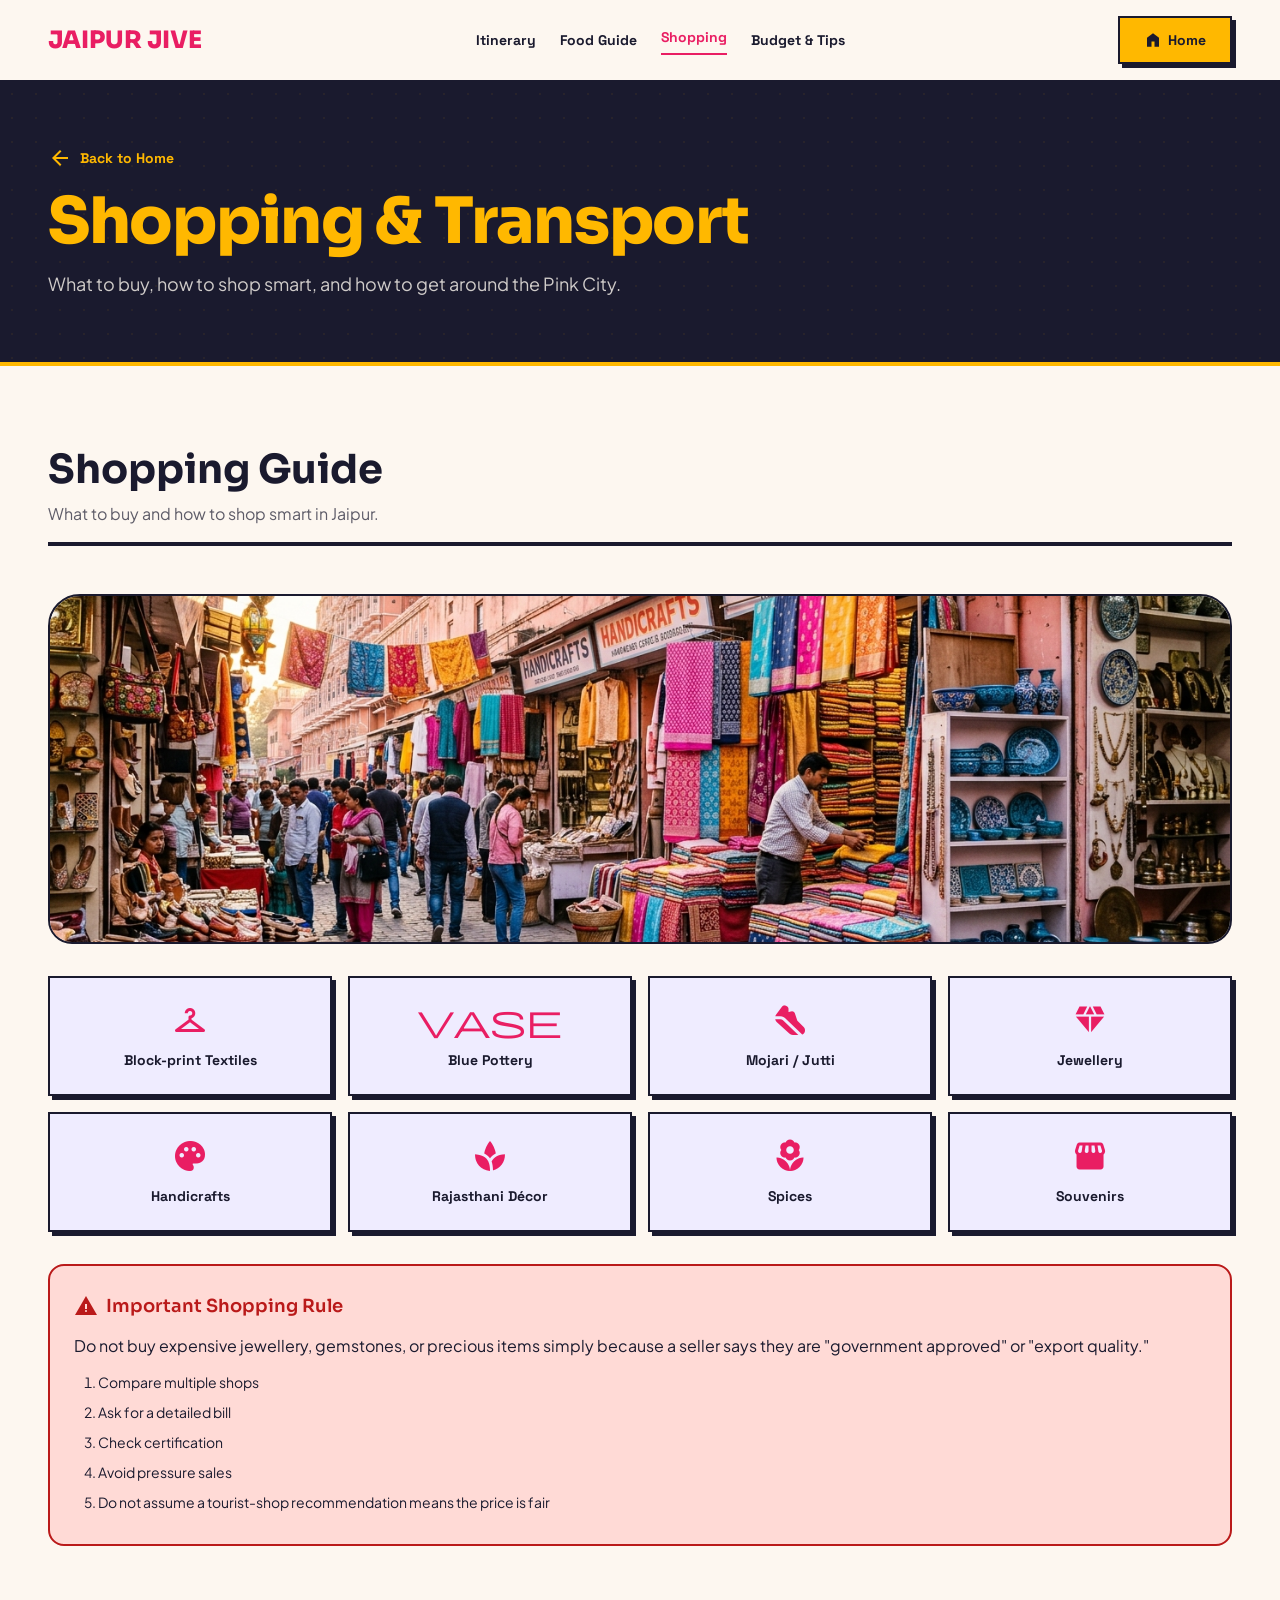
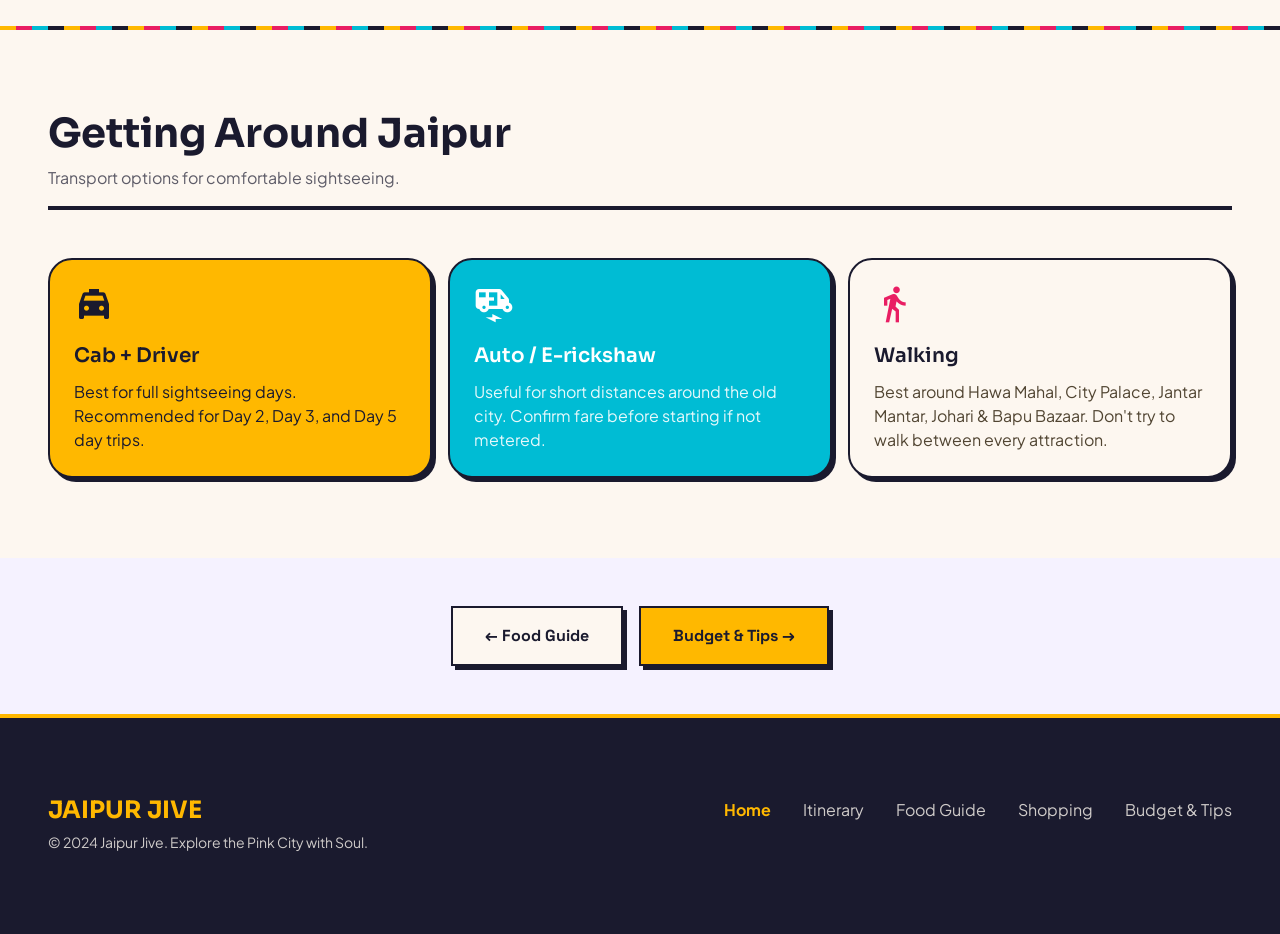
<file: shopping.html>
<!DOCTYPE html>
<html lang="en">
<head>
    <meta charset="utf-8"/>
    <meta content="width=device-width, initial-scale=1.0" name="viewport"/>
    <title>Shopping Guide — Jaipur Jive</title>
    <meta name="description" content="What to buy and how to shop smart in Jaipur. Block-print textiles, blue pottery, mojari, jewellery, spices and handicrafts."/>
    <link href="https://fonts.googleapis.com/css2?family=Plus+Jakarta+Sans:wght@400;500;600;700&family=Sora:wght@400;600;700;800&family=Space+Grotesk:wght@500;700&display=swap" rel="stylesheet"/>
    <link href="https://fonts.googleapis.com/css2?family=Material+Symbols+Outlined:wght,FILL@100..700,0..1&display=swap" rel="stylesheet"/>
    <link href="styles.css" rel="stylesheet"/>
    <style>
        .shopping-items {
            display: grid; grid-template-columns: repeat(2, 1fr); gap: 16px;
        }
        @media (min-width: 768px) { .shopping-items { grid-template-columns: repeat(4, 1fr); } }

        .shopping-item {
            background: var(--surface-container); border: 2px solid var(--indigo-night);
            padding: 24px; text-align: center; transition: all 0.2s ease;
        }
        .shopping-item:hover { transform: translateY(-4px); background: var(--marigold); }
        .shopping-item .material-symbols-outlined { font-size: 36px; color: var(--rani-pink); margin-bottom: 12px; }
        .shopping-item:hover .material-symbols-outlined { color: var(--indigo-night); }

        .shopping-warning {
            background: var(--error-container); border: 2px solid var(--error);
            border-radius: var(--rounded-lg); padding: 24px; margin-top: 32px;
        }
        .shopping-warning-header { display: flex; align-items: center; gap: 8px; margin-bottom: 12px; }
        .shopping-warning-header .material-symbols-outlined { color: var(--error); }
        .shopping-warning ol { padding-left: 24px; list-style: decimal; }
        .shopping-warning ol li { margin-bottom: 6px; font-size: 14px; }

        .section-image {
            border-radius: 32px 32px var(--rounded-xl) var(--rounded-xl);
            overflow: hidden; border: 2px solid var(--indigo-night);
            margin-bottom: 32px; height: 350px;
        }
        .section-image img { width: 100%; height: 100%; object-fit: cover; }
        @media (max-width: 767px) { .section-image { height: 220px; border-radius: var(--rounded-xl); } }

        /* Transport cards */
        .transport-grid { display: grid; grid-template-columns: 1fr; gap: 16px; }
        @media (min-width: 768px) { .transport-grid { grid-template-columns: repeat(3, 1fr); } }
        .transport-card {
            border: 2px solid var(--indigo-night); padding: 24px;
            border-radius: var(--rounded-xl); transition: all 0.2s ease;
        }
        .transport-card:hover { transform: translateY(-4px); }
        .transport-card .material-symbols-outlined { font-size: 40px; margin-bottom: 16px; }

        .inner-nav-links { display: none; gap: 24px; align-items: center; }
        @media (min-width: 768px) { .inner-nav-links { display: flex; } }
    </style>
</head>
<body class="page-fade-in">

<!-- NAVBAR -->
<nav class="navbar">
    <a class="navbar-brand" href="index.html">JAIPUR JIVE</a>
    <div class="inner-nav-links">
        <a class="nav-link" href="itinerary.html">Itinerary</a>
        <a class="nav-link" href="food.html">Food Guide</a>
        <a class="nav-link active" href="shopping.html">Shopping</a>
        <a class="nav-link" href="budget.html">Budget & Tips</a>
    </div>
    <div style="display:flex;align-items:center;gap:16px;">
        <a class="btn-primary hard-shadow btn-click nav-cta" href="index.html">
            <span class="material-symbols-outlined" style="font-size:18px;margin-right:6px;">home</span> Home
        </a>
        <button class="mobile-menu-btn" onclick="document.getElementById('mobileNav').classList.add('active')">
            <span class="material-symbols-outlined" style="font-size:28px;">menu</span>
        </button>
    </div>
</nav>
<div class="mobile-nav" id="mobileNav">
    <button class="mobile-nav-close" onclick="document.getElementById('mobileNav').classList.remove('active')">
        <span class="material-symbols-outlined" style="font-size:36px;">close</span>
    </button>
    <a class="mobile-nav-link" href="index.html">Home</a>
    <a class="mobile-nav-link" href="itinerary.html">Itinerary</a>
    <a class="mobile-nav-link" href="food.html">Food Guide</a>
    <a class="mobile-nav-link" href="shopping.html">Shopping</a>
    <a class="mobile-nav-link" href="budget.html">Budget & Tips</a>
</div>

<!-- PAGE HEADER -->
<div class="page-header">
    <div class="bg-pattern"></div>
    <div class="page-header-content">
        <a class="page-back" href="index.html">
            <span class="material-symbols-outlined">arrow_back</span> Back to Home
        </a>
        <h1 class="display-lg" style="color:var(--marigold);">Shopping & Transport</h1>
        <p class="body-lg" style="color:rgba(253,247,240,0.8);margin-top:12px;max-width:600px;">
            What to buy, how to shop smart, and how to get around the Pink City.
        </p>
    </div>
</div>

<!-- SHOPPING SECTION -->
<section class="section">
    <div class="container">
        <div class="section-header">
            <div>
                <h2 class="headline-lg">Shopping Guide</h2>
                <p class="body-md" style="color:rgba(26,26,46,0.7);margin-top:8px;">What to buy and how to shop smart in Jaipur.</p>
            </div>
        </div>

        <div class="section-image">
            <img src="images/jaipur-bazaar.jpg" alt="Vibrant Jaipur market with handicrafts"/>
        </div>

        <div class="shopping-items">
            <div class="shopping-item hard-shadow">
                <span class="material-symbols-outlined">checkroom</span>
                <p class="label-bold">Block-print Textiles</p>
            </div>
            <div class="shopping-item hard-shadow">
                <span class="material-symbols-outlined">vase</span>
                <p class="label-bold">Blue Pottery</p>
            </div>
            <div class="shopping-item hard-shadow">
                <span class="material-symbols-outlined">steps</span>
                <p class="label-bold">Mojari / Jutti</p>
            </div>
            <div class="shopping-item hard-shadow">
                <span class="material-symbols-outlined">diamond</span>
                <p class="label-bold">Jewellery</p>
            </div>
            <div class="shopping-item hard-shadow">
                <span class="material-symbols-outlined">palette</span>
                <p class="label-bold">Handicrafts</p>
            </div>
            <div class="shopping-item hard-shadow">
                <span class="material-symbols-outlined">spa</span>
                <p class="label-bold">Rajasthani Décor</p>
            </div>
            <div class="shopping-item hard-shadow">
                <span class="material-symbols-outlined">local_florist</span>
                <p class="label-bold">Spices</p>
            </div>
            <div class="shopping-item hard-shadow">
                <span class="material-symbols-outlined">storefront</span>
                <p class="label-bold">Souvenirs</p>
            </div>
        </div>

        <div class="shopping-warning">
            <div class="shopping-warning-header">
                <span class="material-symbols-outlined">warning</span>
                <h3 class="headline-md" style="font-size:18px;color:var(--error);">Important Shopping Rule</h3>
            </div>
            <p class="body-md" style="margin-bottom:12px;">Do not buy expensive jewellery, gemstones, or precious items simply because a seller says they are "government approved" or "export quality."</p>
            <ol>
                <li>Compare multiple shops</li>
                <li>Ask for a detailed bill</li>
                <li>Check certification</li>
                <li>Avoid pressure sales</li>
                <li>Do not assume a tourist-shop recommendation means the price is fair</li>
            </ol>
        </div>
    </div>
</section>

<div class="section-divider"></div>

<!-- GETTING AROUND -->
<section class="section">
    <div class="container">
        <div class="section-header">
            <div>
                <h2 class="headline-lg">Getting Around Jaipur</h2>
                <p class="body-md" style="color:rgba(26,26,46,0.7);margin-top:8px;">Transport options for comfortable sightseeing.</p>
            </div>
        </div>

        <div class="transport-grid">
            <div class="transport-card hard-shadow" style="background:var(--marigold);">
                <span class="material-symbols-outlined" style="color:var(--indigo-night);">local_taxi</span>
                <h3 class="headline-md" style="font-size:20px;margin-bottom:8px;">Cab + Driver</h3>
                <p class="body-md" style="color:var(--indigo-night);">Best for full sightseeing days. Recommended for Day 2, Day 3, and Day 5 day trips.</p>
            </div>
            <div class="transport-card hard-shadow" style="background:var(--turquoise);">
                <span class="material-symbols-outlined" style="color:#fff;">electric_rickshaw</span>
                <h3 class="headline-md" style="font-size:20px;margin-bottom:8px;color:#fff;">Auto / E-rickshaw</h3>
                <p class="body-md" style="color:rgba(255,255,255,0.9);">Useful for short distances around the old city. Confirm fare before starting if not metered.</p>
            </div>
            <div class="transport-card hard-shadow" style="background:var(--sand-white);">
                <span class="material-symbols-outlined" style="color:var(--rani-pink);">directions_walk</span>
                <h3 class="headline-md" style="font-size:20px;margin-bottom:8px;">Walking</h3>
                <p class="body-md" style="color:var(--on-surface-variant);">Best around Hawa Mahal, City Palace, Jantar Mantar, Johari & Bapu Bazaar. Don't try to walk between every attraction.</p>
            </div>
        </div>
    </div>
</section>

<!-- NEXT PAGE CTA -->
<section style="padding:48px 0;background:var(--surface-container-low);text-align:center;">
    <div class="container" style="display:flex;justify-content:center;gap:16px;flex-wrap:wrap;">
        <a class="btn-secondary hard-shadow btn-click btn-lg" href="food.html">← Food Guide</a>
        <a class="btn-primary hard-shadow btn-click btn-lg" href="budget.html">Budget & Tips →</a>
    </div>
</section>

<!-- FOOTER -->
<footer class="footer">
    <div><div class="footer-brand">JAIPUR JIVE</div><p class="footer-copy">© 2024 Jaipur Jive. Explore the Pink City with Soul.</p></div>
    <div class="footer-links">
        <a class="footer-link highlight" href="index.html">Home</a>
        <a class="footer-link" href="itinerary.html">Itinerary</a>
        <a class="footer-link" href="food.html">Food Guide</a>
        <a class="footer-link" href="shopping.html">Shopping</a>
        <a class="footer-link" href="budget.html">Budget & Tips</a>
    </div>
</footer>

</body>
</html>
</file>
<file: styles.css>
/* ===== JAIPUR JIVE — SHARED DESIGN SYSTEM ===== */

/* ===== DESIGN TOKENS ===== */
:root {
    /* Brand Colors */
    --marigold: #FFB800;
    --rani-pink: #E91E63;
    --turquoise: #00BCD4;
    --indigo-night: #1A1A2E;
    --sand-white: #FDF7F0;

    /* Surface Colors */
    --surface: #fcf8ff;
    --surface-dim: #dad7f3;
    --surface-bright: #fcf8ff;
    --surface-container-lowest: #ffffff;
    --surface-container-low: #f5f2ff;
    --surface-container: #efecff;
    --surface-container-high: #e8e5ff;
    --surface-container-highest: #e2e0fc;

    /* On-Surface */
    --on-surface: #1a1a2e;
    --on-surface-variant: #514532;

    /* Outline */
    --outline: #837560;
    --outline-variant: #d5c4ab;

    /* Primary */
    --primary: #7c5800;
    --on-primary: #ffffff;
    --primary-container: #ffb800;
    --on-primary-container: #6b4c00;

    /* Secondary */
    --secondary: #b80049;
    --secondary-container: #e2165f;

    /* Tertiary */
    --tertiary: #006876;
    --tertiary-container: #42d6ef;

    /* Error */
    --error: #ba1a1a;
    --error-container: #ffdad6;

    /* Typography */
    --font-headline: 'Sora', sans-serif;
    --font-body: 'Plus Jakarta Sans', sans-serif;
    --font-label: 'Space Grotesk', sans-serif;

    /* Spacing */
    --base: 8px;
    --gutter: 24px;
    --section-gap: 80px;
    --container-max: 1280px;
    --margin-mobile: 16px;
    --margin-desktop: 48px;

    /* Rounded */
    --rounded-sm: 0.25rem;
    --rounded: 0.5rem;
    --rounded-md: 0.75rem;
    --rounded-lg: 1rem;
    --rounded-xl: 1.5rem;
    --rounded-full: 9999px;
}

/* ===== RESET & BASE ===== */
*, *::before, *::after { box-sizing: border-box; margin: 0; padding: 0; }
html { scroll-behavior: smooth; }

body {
    font-family: var(--font-body);
    font-size: 16px;
    line-height: 24px;
    color: var(--indigo-night);
    background: var(--sand-white);
    overflow-x: hidden;
    -webkit-font-smoothing: antialiased;
}

::selection { background: var(--marigold); color: var(--indigo-night); }
img { max-width: 100%; height: auto; display: block; }
a { text-decoration: none; color: inherit; }
ul { list-style: none; }

.material-symbols-outlined {
    font-variation-settings: 'FILL' 1, 'wght' 400, 'GRAD' 0, 'opsz' 24;
}

/* ===== UTILITIES ===== */
.container {
    max-width: var(--container-max);
    margin: 0 auto;
    padding: 0 var(--margin-mobile);
}
@media (min-width: 768px) { .container { padding: 0 var(--margin-desktop); } }

.hard-shadow { box-shadow: 4px 4px 0px 0px var(--indigo-night); }
.hard-shadow-pink { box-shadow: 4px 4px 0px 0px var(--rani-pink); }
.hard-shadow-yellow { box-shadow: 4px 4px 0px 0px var(--marigold); }

.btn-click:active {
    transform: translate(4px, 4px) !important;
    box-shadow: none !important;
}

/* ===== TYPOGRAPHY ===== */
.display-lg {
    font-family: var(--font-headline);
    font-size: 64px; font-weight: 800; line-height: 72px; letter-spacing: -0.02em;
}
.headline-lg {
    font-family: var(--font-headline);
    font-size: 40px; font-weight: 700; line-height: 48px;
}
.headline-lg-mobile {
    font-family: var(--font-headline);
    font-size: 32px; font-weight: 700; line-height: 40px;
}
.headline-md {
    font-family: var(--font-headline);
    font-size: 24px; font-weight: 600; line-height: 32px;
}
.body-lg {
    font-family: var(--font-body);
    font-size: 18px; font-weight: 400; line-height: 28px;
}
.body-md {
    font-family: var(--font-body);
    font-size: 16px; font-weight: 400; line-height: 24px;
}
.label-bold {
    font-family: var(--font-label);
    font-size: 14px; font-weight: 700; line-height: 20px;
}
.label-sm {
    font-family: var(--font-label);
    font-size: 12px; font-weight: 500; line-height: 16px;
}

@media (max-width: 767px) {
    .display-lg { font-size: 40px; line-height: 48px; }
    .headline-lg { font-size: 32px; line-height: 40px; }
}

/* ===== PATTERNS ===== */
.hero-pattern {
    background-color: var(--sand-white);
    background-image: radial-gradient(var(--rani-pink) 1px, transparent 1px);
    background-size: 20px 20px;
}
.bg-pattern {
    background-image: radial-gradient(var(--indigo-night) 1px, transparent 1px);
    background-size: 16px 16px;
    opacity: 0.05;
}

/* ===== NAVBAR ===== */
.navbar {
    position: sticky; top: 0; z-index: 50;
    display: flex; justify-content: space-between; align-items: center;
    padding: 16px var(--margin-mobile);
    background: var(--sand-white);
    width: 100%;
    border-bottom: 2px solid var(--indigo-night);
    box-shadow: 4px 4px 0px 0px rgba(26,26,46,1);
    transition: all 0.3s ease;
}
@media (min-width: 768px) { .navbar { padding: 16px var(--margin-desktop); } }

.navbar-brand {
    font-family: var(--font-headline); font-size: 24px; font-weight: 900;
    color: var(--rani-pink); transition: transform 0.2s ease;
}
.navbar-brand:hover { transform: scale(1.05); }

.nav-links { display: none; align-items: center; gap: 32px; }
@media (min-width: 768px) { .nav-links { display: flex; } }

.nav-link {
    font-family: var(--font-label); font-size: 14px; font-weight: 700;
    color: var(--indigo-night); transition: all 0.2s ease;
}
.nav-link:hover { color: var(--rani-pink); transform: scale(1.05); }
.nav-link.active { color: var(--rani-pink); border-bottom: 2px solid var(--rani-pink); padding-bottom: 4px; }

.mobile-menu-btn { display: block; background: none; border: none; color: var(--indigo-night); cursor: pointer; }
@media (min-width: 768px) { .mobile-menu-btn { display: none; } }

.nav-cta { display: none; }
@media (min-width: 768px) { .nav-cta { display: flex; } }

/* Mobile Nav */
.mobile-nav {
    display: none; position: fixed; top: 0; left: 0;
    width: 100%; height: 100%;
    background: var(--sand-white); z-index: 100;
    flex-direction: column; align-items: center; justify-content: center; gap: 32px;
}
.mobile-nav.active { display: flex; }
.mobile-nav-link { font-family: var(--font-headline); font-size: 32px; font-weight: 700; color: var(--indigo-night); transition: color 0.2s; }
.mobile-nav-link:hover { color: var(--rani-pink); }
.mobile-nav-close { position: absolute; top: 20px; right: 20px; background: none; border: none; cursor: pointer; }

/* ===== BUTTONS ===== */
.btn-primary {
    display: inline-flex; align-items: center; justify-content: center;
    background: var(--marigold); color: var(--indigo-night);
    font-family: var(--font-label); font-size: 14px; font-weight: 700;
    padding: 10px 24px; border: 2px solid var(--indigo-night); cursor: pointer;
    transition: all 0.15s ease;
}
.btn-primary:hover { box-shadow: 2px 2px 0px 0px var(--indigo-night); transform: translate(2px, 2px); }

.btn-secondary {
    display: inline-flex; align-items: center; justify-content: center;
    background: var(--sand-white); color: var(--indigo-night);
    font-family: var(--font-label); font-size: 14px; font-weight: 700;
    padding: 10px 24px; border: 2px solid var(--indigo-night); cursor: pointer;
    transition: all 0.15s ease;
}
.btn-secondary:hover { box-shadow: 2px 2px 0px 0px var(--indigo-night); transform: translate(2px, 2px); }

.btn-pink {
    display: inline-flex; align-items: center; justify-content: center;
    background: var(--rani-pink); color: #fff;
    font-family: var(--font-label); font-size: 14px; font-weight: 700;
    padding: 10px 24px; border: 2px solid var(--indigo-night); cursor: pointer;
    transition: all 0.15s ease;
}
.btn-pink:hover { box-shadow: 2px 2px 0px 0px var(--indigo-night); transform: translate(2px, 2px); }

.btn-lg { padding: 16px 32px; font-size: 16px; }

/* ===== SECTION BASICS ===== */
.section { padding: var(--section-gap) 0; }

.section-header {
    display: flex; flex-direction: column;
    margin-bottom: 48px; border-bottom: 4px solid var(--indigo-night); padding-bottom: 16px;
}
@media (min-width: 768px) {
    .section-header { flex-direction: row; justify-content: space-between; align-items: flex-end; }
}

.section-meta { display: flex; gap: 8px; margin-top: 16px; flex-wrap: wrap; }
@media (min-width: 768px) { .section-meta { margin-top: 0; } }

.meta-chip {
    display: inline-flex; align-items: center; gap: 4px;
    background: var(--sand-white); border: 2px solid var(--indigo-night);
    padding: 4px 12px; font-family: var(--font-label); font-size: 14px; font-weight: 700;
}

.section-divider {
    width: 100%; height: 4px;
    background: repeating-linear-gradient(
        90deg, var(--marigold) 0px, var(--marigold) 16px,
        var(--rani-pink) 16px, var(--rani-pink) 32px,
        var(--turquoise) 32px, var(--turquoise) 48px,
        var(--indigo-night) 48px, var(--indigo-night) 64px
    );
}

/* ===== PAGE HEADER ===== */
.page-header {
    background: var(--indigo-night);
    padding: 48px var(--margin-mobile);
    border-bottom: 4px solid var(--marigold);
    position: relative;
    overflow: hidden;
}
@media (min-width: 768px) { .page-header { padding: 64px var(--margin-desktop); } }

.page-header .bg-pattern {
    position: absolute; inset: 0;
    background-image: radial-gradient(var(--marigold) 1px, transparent 1px);
    background-size: 24px 24px; opacity: 0.06;
}

.page-header-content { position: relative; z-index: 10; max-width: var(--container-max); margin: 0 auto; }

.page-back {
    display: inline-flex; align-items: center; gap: 8px;
    color: var(--marigold); font-family: var(--font-label); font-size: 14px; font-weight: 700;
    margin-bottom: 16px; transition: opacity 0.2s;
}
.page-back:hover { opacity: 0.8; }

/* ===== FOOTER ===== */
.footer {
    background: var(--indigo-night); border-top: 4px solid var(--marigold);
    padding: var(--section-gap) var(--margin-mobile);
    display: flex; flex-direction: column; gap: var(--gutter);
}
@media (min-width: 768px) {
    .footer { padding: var(--section-gap) var(--margin-desktop); flex-direction: row; justify-content: space-between; align-items: flex-start; }
}

.footer-brand { font-family: var(--font-headline); font-size: 24px; font-weight: 700; color: var(--marigold); margin-bottom: 8px; }
.footer-copy { color: rgba(253,247,240,0.8); font-size: 14px; }
.footer-links { display: flex; flex-direction: column; gap: 12px; }
@media (min-width: 768px) { .footer-links { flex-direction: row; gap: 32px; } }
.footer-link { color: rgba(253,247,240,0.8); font-size: 16px; transition: color 0.2s ease; }
.footer-link:hover { color: var(--turquoise); }
.footer-link.highlight { color: var(--marigold); font-weight: 700; }

/* ===== PAGE TRANSITION ===== */
.page-fade-in {
    animation: fadeIn 0.5s ease-out;
}
@keyframes fadeIn {
    from { opacity: 0; transform: translateY(16px); }
    to { opacity: 1; transform: translateY(0); }
}

@keyframes spin { to { transform: rotate(360deg); } }
</file>
